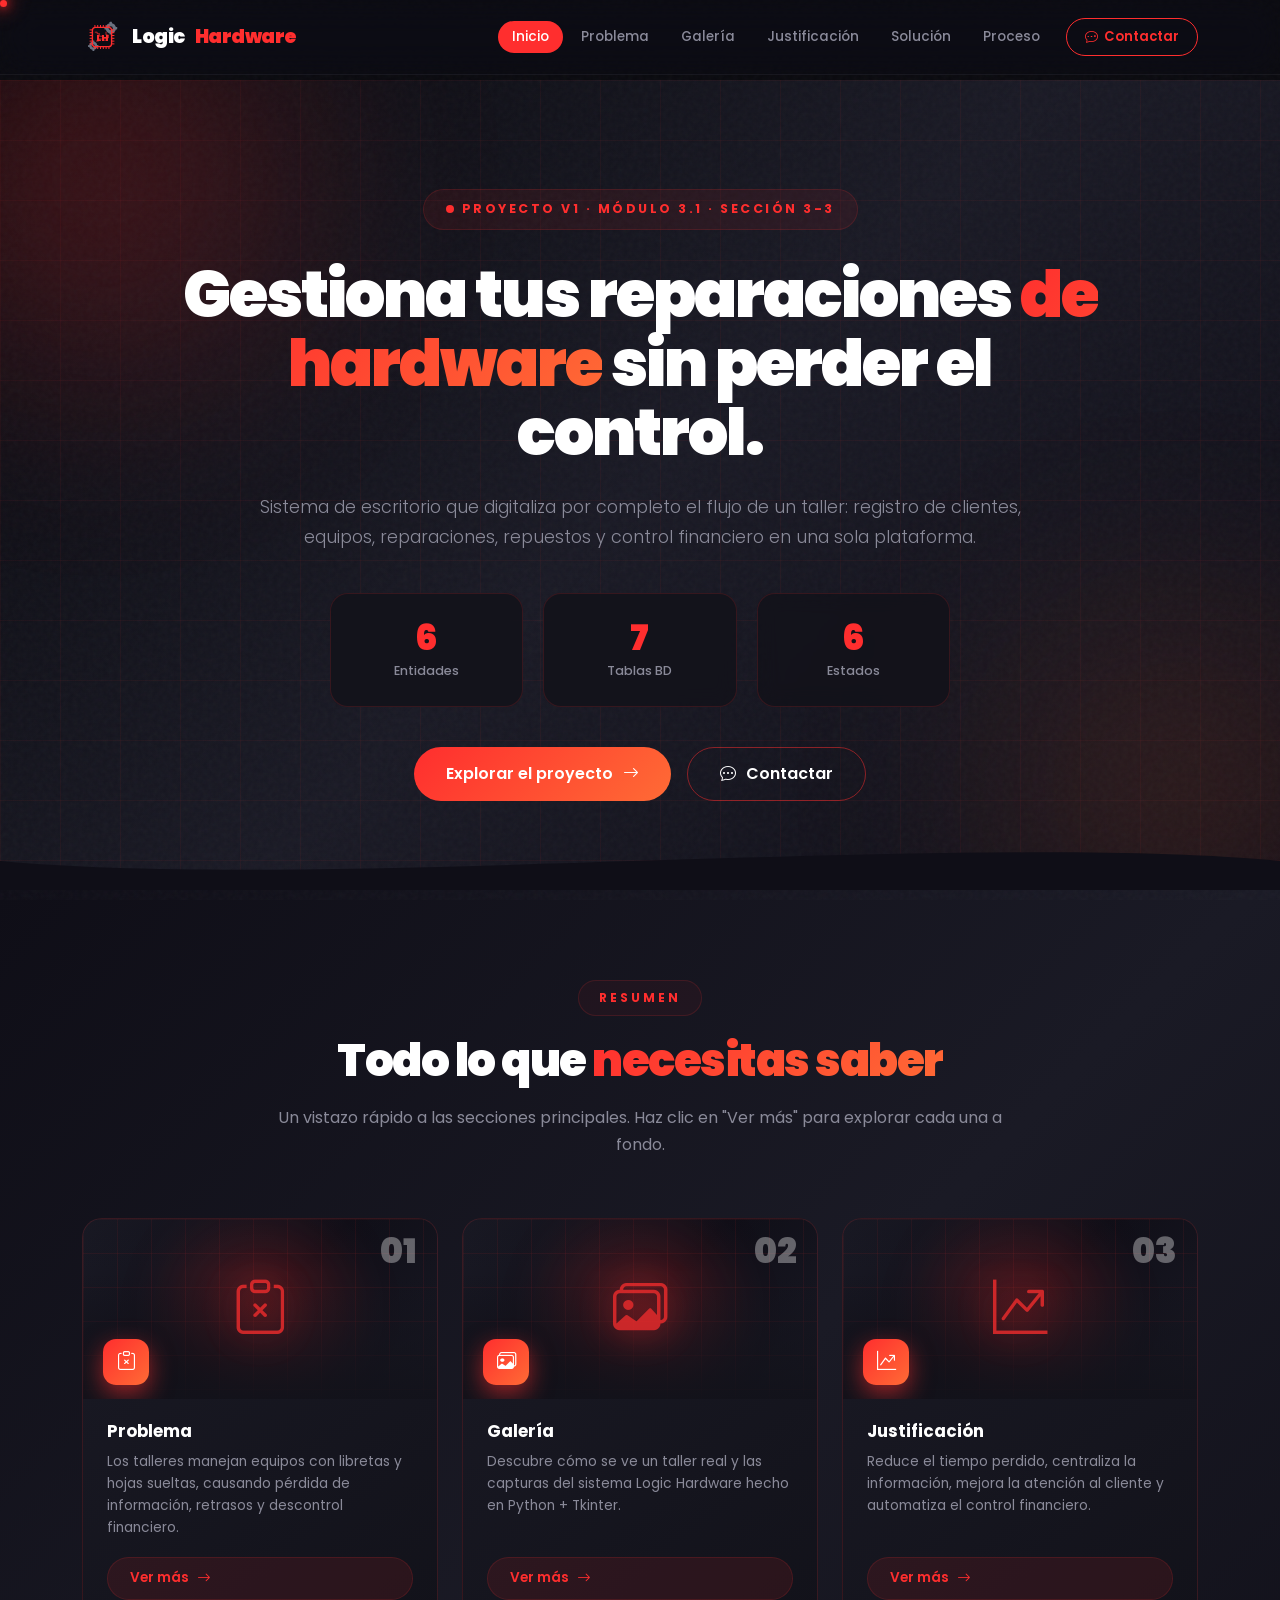
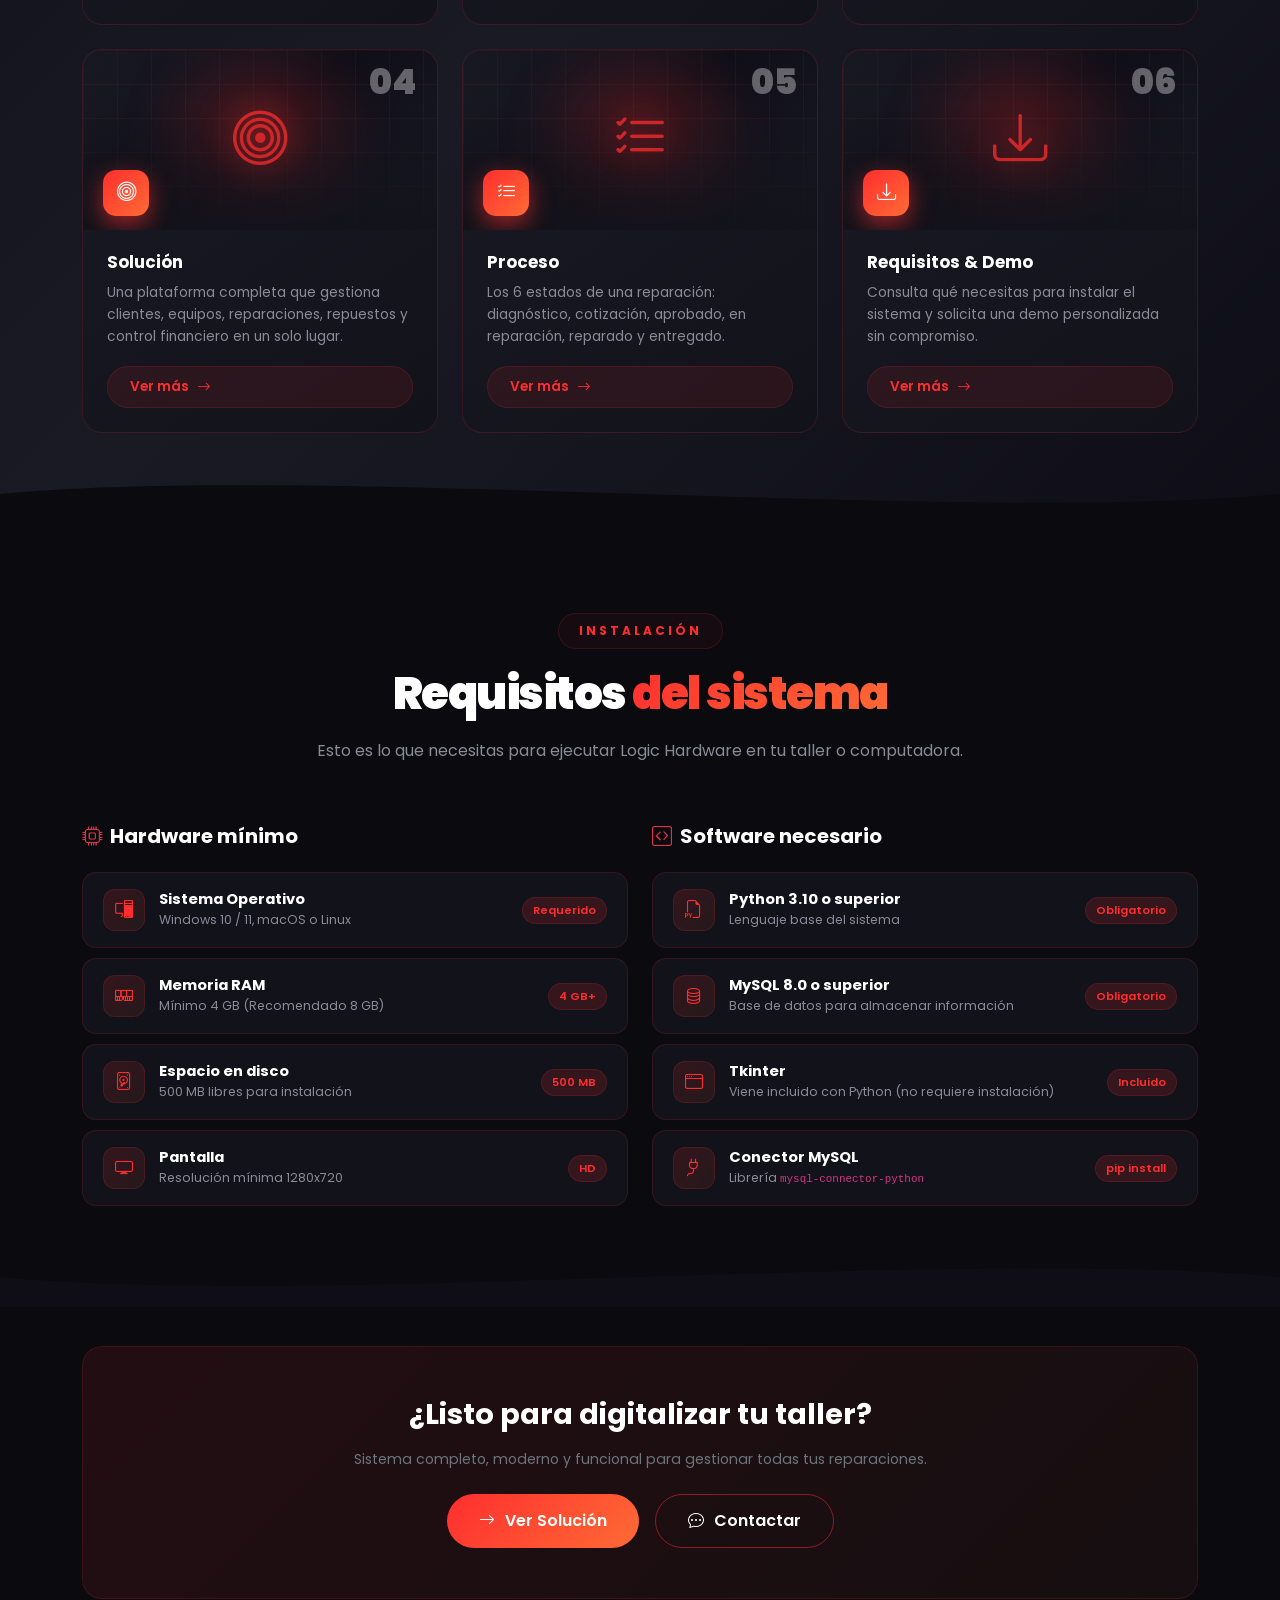
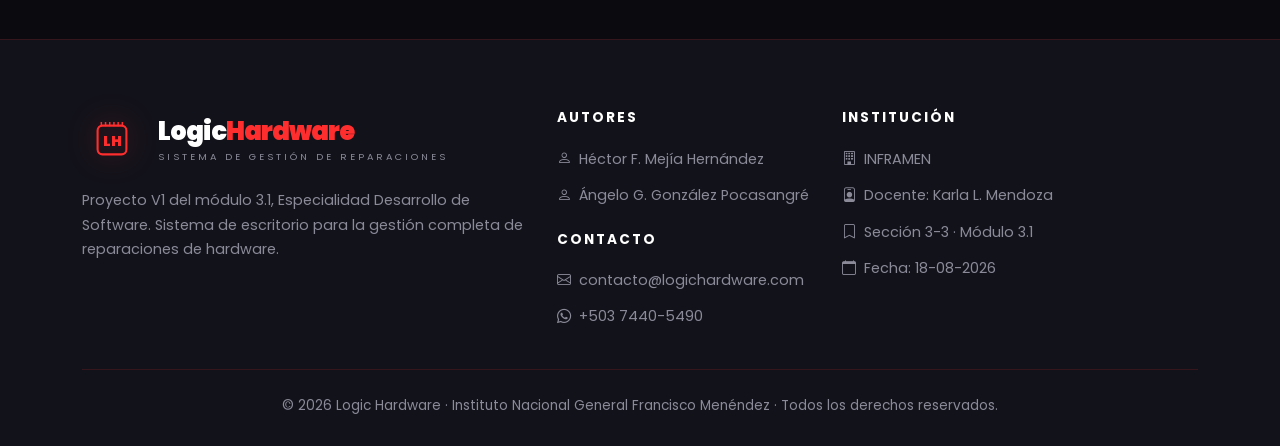
<file: index.html>
<!DOCTYPE html>
<html lang="es">
<head>
<meta charset="UTF-8">
<meta name="viewport" content="width=device-width, initial-scale=1.0">
<title>Inicio | Logic Hardware</title>
<link rel="icon" type="image/svg+xml" href="data:image/svg+xml,%3Csvg xmlns='http://www.w3.org/2000/svg' viewBox='0 0 100 100'%3E%3Crect width='100' height='100' rx='20' fill='%230a0a0f'/%3E%3Crect x='25' y='25' width='50' height='50' rx='8' fill='none' stroke='%23ff2e2e' stroke-width='3'/%3E%3Ctext x='50' y='58' text-anchor='middle' fill='%23ff2e2e' font-size='22' font-weight='900' font-family='Arial'%3ELH%3C/text%3E%3C/svg%3E">
<link href="https://cdn.jsdelivr.net/npm/bootstrap@5.3.3/dist/css/bootstrap.min.css" rel="stylesheet">
<link rel="stylesheet" href="https://cdn.jsdelivr.net/npm/bootstrap-icons@1.11.3/font/bootstrap-icons.css">
<link href="https://fonts.googleapis.com/css2?family=Poppins:wght@300;400;600;700;900&family=JetBrains+Mono:wght@400;700&display=swap" rel="stylesheet">
<link rel="stylesheet" href="style.css">
</head>
<body>

<div class="preloader">
    <svg class="preloader-logo" viewBox="0 0 100 100">
        <rect x="26" y="26" width="48" height="48" rx="8" fill="none" stroke="#ff2e2e" stroke-width="3.5"/>
        <g fill="#ff2e2e"><rect x="31" y="20" width="2.5" height="7"/><rect x="38" y="20" width="2.5" height="7"/><rect x="45" y="20" width="2.5" height="7"/><rect x="52" y="20" width="2.5" height="7"/><rect x="59" y="20" width="2.5" height="7"/><rect x="66" y="20" width="2.5" height="7"/></g>
        <text x="50" y="60" text-anchor="middle" fill="#ff2e2e" font-size="22" font-weight="900" font-family="Arial">LH</text>
    </svg>
    <div class="preloader-bar"></div>
    <div class="preloader-text">Cargando Logic Hardware</div>
</div>

<div class="cursor-glow"></div>
<div class="cursor-dot"></div>
<div class="progress-bar-lh" id="progressBar"></div>
<div class="scroll-circle"><svg viewBox="0 0 50 50"><circle class="circle-bg" cx="25" cy="25" r="22"/><circle class="circle-progress" cx="25" cy="25" r="22"/></svg><div class="circle-text">0%</div></div>
<button class="back-to-top" aria-label="Volver arriba"><i class="bi bi-arrow-up"></i></button>

<nav class="navbar navbar-expand-lg navbar-lh fixed-top" id="mainNav">
    <div class="container">
        <a class="navbar-brand" href="index.html">
            <svg class="logo-svg" viewBox="0 0 100 100">
                <g transform="translate(72,28)" fill="#6b7280"><circle cx="0" cy="0" r="13"/><rect x="-3" y="-16" width="6" height="6" rx="1"/><rect x="-3" y="10" width="6" height="6" rx="1"/><rect x="-16" y="-3" width="6" height="6" rx="1"/><rect x="10" y="-3" width="6" height="6" rx="1"/><circle cx="0" cy="0" r="5" fill="#12121a"/></g>
                <g transform="translate(28,72)" fill="#6b7280"><circle cx="0" cy="0" r="10"/><rect x="-2" y="-13" width="5" height="5" rx="1"/><rect x="-2" y="8" width="5" height="5" rx="1"/><rect x="-13" y="-2" width="5" height="5" rx="1"/><rect x="8" y="-2" width="5" height="5" rx="1"/><circle cx="0" cy="0" r="4" fill="#12121a"/></g>
                <rect x="26" y="26" width="48" height="48" rx="8" fill="none" stroke="#ff2e2e" stroke-width="3.5"/>
                <g fill="#ff2e2e"><rect x="31" y="20" width="2.5" height="7"/><rect x="38" y="20" width="2.5" height="7"/><rect x="45" y="20" width="2.5" height="7"/><rect x="52" y="20" width="2.5" height="7"/><rect x="59" y="20" width="2.5" height="7"/><rect x="66" y="20" width="2.5" height="7"/><rect x="31" y="73" width="2.5" height="7"/><rect x="38" y="73" width="2.5" height="7"/><rect x="45" y="73" width="2.5" height="7"/><rect x="52" y="73" width="2.5" height="7"/><rect x="59" y="73" width="2.5" height="7"/><rect x="66" y="73" width="2.5" height="7"/><rect x="19" y="31" width="7" height="2.5"/><rect x="19" y="38" width="7" height="2.5"/><rect x="19" y="45" width="7" height="2.5"/><rect x="19" y="52" width="7" height="2.5"/><rect x="19" y="59" width="7" height="2.5"/><rect x="19" y="66" width="7" height="2.5"/><rect x="74" y="31" width="7" height="2.5"/><rect x="74" y="38" width="7" height="2.5"/><rect x="74" y="45" width="7" height="2.5"/><rect x="74" y="52" width="7" height="2.5"/><rect x="74" y="59" width="7" height="2.5"/><rect x="74" y="66" width="7" height="2.5"/></g>
                <g stroke="#ff2e2e" stroke-width="1.8" fill="none" stroke-linecap="round"><path d="M 33 38 L 38 38 L 38 42 L 43 42"/><path d="M 43 42 L 43 48 L 50 48"/><path d="M 60 38 L 60 45 L 66 45 L 66 52"/><path d="M 36 60 L 42 60 L 42 55 L 48 55"/><path d="M 55 58 L 62 58 L 62 52"/></g>
                <text x="50" y="60" text-anchor="middle" fill="#ff2e2e" font-size="22" font-weight="900" font-family="Arial">LH</text>
            </svg>
            Logic<span>Hardware</span>
        </a>
        <button class="navbar-toggler border-0" type="button" data-bs-toggle="collapse" data-bs-target="#navMenu"><i class="bi bi-list text-white fs-3"></i></button>
        <div class="collapse navbar-collapse" id="navMenu">
            <ul class="navbar-nav ms-auto align-items-lg-center gap-1">
                <li class="nav-item"><a class="nav-link active" href="index.html">Inicio</a></li>
                <li class="nav-item"><a class="nav-link" href="problema.html">Problema</a></li>
                <li class="nav-item"><a class="nav-link" href="galeria.html">Galería</a></li>
                <li class="nav-item"><a class="nav-link" href="justificacion.html">Justificación</a></li>
                <li class="nav-item"><a class="nav-link" href="solucion.html">Solución</a></li>
                <li class="nav-item"><a class="nav-link" href="proceso.html">Proceso</a></li>
                <li class="nav-item"><a class="nav-contact-btn" href="contacto.html"><i class="bi bi-chat-dots"></i> Contactar</a></li>
            </ul>
        </div>
    </div>
</nav>

<section class="hero">
    <div class="hero-bg-glow one"></div>
    <div class="hero-bg-glow two"></div>
    <div class="container hero-content">
        <div class="row">
            <div class="col-lg-10 mx-auto text-center">
                <div class="hero-badge">Proyecto V1 · Módulo 3.1 · Sección 3-3</div>
                <h1>Gestiona tus reparaciones <span class="text-gradient">de hardware</span> sin perder el control.</h1>
                <p class="lead">Sistema de escritorio que digitaliza por completo el flujo de un taller: registro de clientes, equipos, reparaciones, repuestos y control financiero en una sola plataforma.</p>
                <div class="hero-stats">
                    <div class="hero-stat"><div class="num" data-count="6">0</div><div class="lbl">Entidades</div></div>
                    <div class="hero-stat"><div class="num" data-count="7">0</div><div class="lbl">Tablas BD</div></div>
                    <div class="hero-stat"><div class="num" data-count="6">0</div><div class="lbl">Estados</div></div>
                </div>
                <div class="d-flex flex-wrap gap-3 justify-content-center">
                    <a href="solucion.html" class="btn btn-lh-primary">Explorar el proyecto <i class="bi bi-arrow-right"></i></a>
                    <a href="contacto.html" class="btn btn-lh-outline"><i class="bi bi-chat-dots"></i> Contactar</a>
                </div>
            </div>
        </div>
    </div>
    <div class="section-divider">
        <svg viewBox="0 0 1440 60" preserveAspectRatio="none"><path fill="#0f0e17" d="M0,30 C360,60 1080,0 1440,30 L1440,60 L0,60 Z"/></svg>
    </div>
</section>

<section class="section" style="background: linear-gradient(135deg, #0f0e17, #1a1a25, #0f0e17);">
    <div class="container">
        <div class="section-header reveal">
            <span class="section-tag">Resumen</span>
            <h2 class="section-title">Todo lo que <span>necesitas saber</span></h2>
            <p class="section-subtitle">Un vistazo rápido a las secciones principales. Haz clic en "Ver más" para explorar cada una a fondo.</p>
        </div>
        <div class="row g-4">
            <div class="col-md-6 col-lg-4 reveal"><div class="summary-card"><div class="summary-img"><span class="summary-num">01</span><div class="visual-ph"><i class="bi bi-clipboard-x"></i></div><div class="summary-icon-float"><i class="bi bi-clipboard-x"></i></div></div><div class="summary-body"><h5>Problema</h5><p>Los talleres manejan equipos con libretas y hojas sueltas, causando pérdida de información, retrasos y descontrol financiero.</p><a href="problema.html" class="btn-lh-sm">Ver más <i class="bi bi-arrow-right"></i></a></div></div></div>
            <div class="col-md-6 col-lg-4 reveal"><div class="summary-card"><div class="summary-img"><span class="summary-num">02</span><div class="visual-ph"><i class="bi bi-images"></i></div><div class="summary-icon-float"><i class="bi bi-images"></i></div></div><div class="summary-body"><h5>Galería</h5><p>Descubre cómo se ve un taller real y las capturas del sistema Logic Hardware hecho en Python + Tkinter.</p><a href="galeria.html" class="btn-lh-sm">Ver más <i class="bi bi-arrow-right"></i></a></div></div></div>
            <div class="col-md-6 col-lg-4 reveal"><div class="summary-card"><div class="summary-img"><span class="summary-num">03</span><div class="visual-ph"><i class="bi bi-graph-up-arrow"></i></div><div class="summary-icon-float"><i class="bi bi-graph-up-arrow"></i></div></div><div class="summary-body"><h5>Justificación</h5><p>Reduce el tiempo perdido, centraliza la información, mejora la atención al cliente y automatiza el control financiero.</p><a href="justificacion.html" class="btn-lh-sm">Ver más <i class="bi bi-arrow-right"></i></a></div></div></div>
            <div class="col-md-6 col-lg-4 reveal"><div class="summary-card"><div class="summary-img"><span class="summary-num">04</span><div class="visual-ph"><i class="bi bi-bullseye"></i></div><div class="summary-icon-float"><i class="bi bi-bullseye"></i></div></div><div class="summary-body"><h5>Solución</h5><p>Una plataforma completa que gestiona clientes, equipos, reparaciones, repuestos y control financiero en un solo lugar.</p><a href="solucion.html" class="btn-lh-sm">Ver más <i class="bi bi-arrow-right"></i></a></div></div></div>
            <div class="col-md-6 col-lg-4 reveal"><div class="summary-card"><div class="summary-img"><span class="summary-num">05</span><div class="visual-ph"><i class="bi bi-list-check"></i></div><div class="summary-icon-float"><i class="bi bi-list-check"></i></div></div><div class="summary-body"><h5>Proceso</h5><p>Los 6 estados de una reparación: diagnóstico, cotización, aprobado, en reparación, reparado y entregado.</p><a href="proceso.html" class="btn-lh-sm">Ver más <i class="bi bi-arrow-right"></i></a></div></div></div>
            <div class="col-md-6 col-lg-4 reveal"><div class="summary-card"><div class="summary-img"><span class="summary-num">06</span><div class="visual-ph"><i class="bi bi-download"></i></div><div class="summary-icon-float"><i class="bi bi-download"></i></div></div><div class="summary-body"><h5>Requisitos & Demo</h5><p>Consulta qué necesitas para instalar el sistema y solicita una demo personalizada sin compromiso.</p><a href="#requisitos" class="btn-lh-sm">Ver más <i class="bi bi-arrow-right"></i></a></div></div></div>
        </div>
    </div>
    <div class="section-divider">
        <svg viewBox="0 0 1440 60" preserveAspectRatio="none"><path fill="#0a0a0f" d="M0,30 C360,0 1080,60 1440,30 L1440,60 L0,60 Z"/></svg>
    </div>
</section>

<section class="section" id="requisitos">
    <div class="container">
        <div class="section-header reveal">
            <span class="section-tag">Instalación</span>
            <h2 class="section-title">Requisitos <span>del sistema</span></h2>
            <p class="section-subtitle">Esto es lo que necesitas para ejecutar Logic Hardware en tu taller o computadora.</p>
        </div>
        <div class="row g-4">
            <div class="col-lg-6 reveal">
                <h5 class="text-white fw-bold mb-4"><i class="bi bi-cpu text-danger me-2"></i>Hardware mínimo</h5>
                <div class="req-item"><div class="req-icon"><i class="bi bi-pc-display"></i></div><div class="req-text"><h6>Sistema Operativo</h6><p>Windows 10 / 11, macOS o Linux</p></div><span class="req-badge">Requerido</span></div>
                <div class="req-item"><div class="req-icon"><i class="bi bi-memory"></i></div><div class="req-text"><h6>Memoria RAM</h6><p>Mínimo 4 GB (Recomendado 8 GB)</p></div><span class="req-badge">4 GB+</span></div>
                <div class="req-item"><div class="req-icon"><i class="bi bi-device-hdd"></i></div><div class="req-text"><h6>Espacio en disco</h6><p>500 MB libres para instalación</p></div><span class="req-badge">500 MB</span></div>
                <div class="req-item"><div class="req-icon"><i class="bi bi-display"></i></div><div class="req-text"><h6>Pantalla</h6><p>Resolución mínima 1280x720</p></div><span class="req-badge">HD</span></div>
            </div>
            <div class="col-lg-6 reveal">
                <h5 class="text-white fw-bold mb-4"><i class="bi bi-code-square text-danger me-2"></i>Software necesario</h5>
                <div class="req-item"><div class="req-icon"><i class="bi bi-filetype-py"></i></div><div class="req-text"><h6>Python 3.10 o superior</h6><p>Lenguaje base del sistema</p></div><span class="req-badge">Obligatorio</span></div>
                <div class="req-item"><div class="req-icon"><i class="bi bi-database"></i></div><div class="req-text"><h6>MySQL 8.0 o superior</h6><p>Base de datos para almacenar información</p></div><span class="req-badge">Obligatorio</span></div>
                <div class="req-item"><div class="req-icon"><i class="bi bi-window"></i></div><div class="req-text"><h6>Tkinter</h6><p>Viene incluido con Python (no requiere instalación)</p></div><span class="req-badge">Incluido</span></div>
                <div class="req-item"><div class="req-icon"><i class="bi bi-plug"></i></div><div class="req-text"><h6>Conector MySQL</h6><p>Librería <code>mysql-connector-python</code></p></div><span class="req-badge">pip install</span></div>
            </div>
        </div>
    </div>
    <div class="section-divider">
        <svg viewBox="0 0 1440 60" preserveAspectRatio="none"><path fill="#0f0e17" d="M0,30 C360,60 1080,0 1440,30 L1440,60 L0,60 Z"/></svg>
    </div>
</section>

<section class="section" style="padding: 40px 0;">
    <div class="container">
        <div class="lh-card text-center reveal" style="padding: 50px 30px; background: linear-gradient(135deg, rgba(255,46,46,.1), rgba(255,107,53,.05));">
            <h3 class="text-white fw-bold mb-3" style="font-size: 1.8rem;">¿Listo para digitalizar tu taller?</h3>
            <p class="text-secondary mb-4">Sistema completo, moderno y funcional para gestionar todas tus reparaciones.</p>
            <div class="d-flex justify-content-center gap-3 flex-wrap">
                <a href="solucion.html" class="btn btn-lh-primary"><i class="bi bi-arrow-right"></i> Ver Solución</a>
                <a href="contacto.html" class="btn btn-lh-outline"><i class="bi bi-chat-dots"></i> Contactar</a>
            </div>
        </div>
    </div>
</section>

<footer>
    <div class="container">
        <div class="row g-4 mb-4">
            <div class="col-lg-5">
                <div class="footer-brand">
                    <svg viewBox="0 0 100 100"><rect x="26" y="26" width="48" height="48" rx="8" fill="none" stroke="#ff2e2e" stroke-width="3.5"/><g fill="#ff2e2e"><rect x="31" y="20" width="2.5" height="7"/><rect x="38" y="20" width="2.5" height="7"/><rect x="45" y="20" width="2.5" height="7"/><rect x="52" y="20" width="2.5" height="7"/><rect x="59" y="20" width="2.5" height="7"/><rect x="66" y="20" width="2.5" height="7"/></g><text x="50" y="60" text-anchor="middle" fill="#ff2e2e" font-size="22" font-weight="900" font-family="Arial">LH</text></svg>
                    <div><h4>Logic<span>Hardware</span></h4><div class="tagline">Sistema de Gestión de Reparaciones</div></div>
                </div>
                <p>Proyecto V1 del módulo 3.1, Especialidad Desarrollo de Software. Sistema de escritorio para la gestión completa de reparaciones de hardware.</p>
            </div>
            <div class="col-lg-3 col-md-6">
                <h6>Autores</h6>
                <ul>
                    <li><i class="bi bi-person me-2"></i>Héctor F. Mejía Hernández</li>
                    <li><i class="bi bi-person me-2"></i>Ángelo G. González Pocasangré</li>
                </ul>
                <h6 class="mt-4">Contacto</h6>
                <ul>
                    <li><i class="bi bi-envelope me-2"></i><a href="mailto:contacto@logichardware.com">contacto@logichardware.com</a></li>
                    <li><i class="bi bi-whatsapp me-2"></i><a href="https://wa.me/50374405490" target="_blank">+503 7440-5490</a></li>
                </ul>
            </div>
            <div class="col-lg-4 col-md-6">
                <h6>Institución</h6>
                <ul>
                    <li><i class="bi bi-building me-2"></i>INFRAMEN</li>
                    <li><i class="bi bi-person-badge me-2"></i>Docente: Karla L. Mendoza</li>
                    <li><i class="bi bi-bookmark me-2"></i>Sección 3-3 · Módulo 3.1</li>
                    <li><i class="bi bi-calendar me-2"></i>Fecha: 18-08-2026</li>
                </ul>
            </div>
        </div>
        <div class="footer-bottom">© 2026 Logic Hardware · Instituto Nacional General Francisco Menéndez · Todos los derechos reservados.</div>
    </div>
</footer>

<script src="https://cdn.jsdelivr.net/npm/bootstrap@5.3.3/dist/js/bootstrap.bundle.min.js"></script>
<script src="script.js"></script>
</body>
</html>
</file>
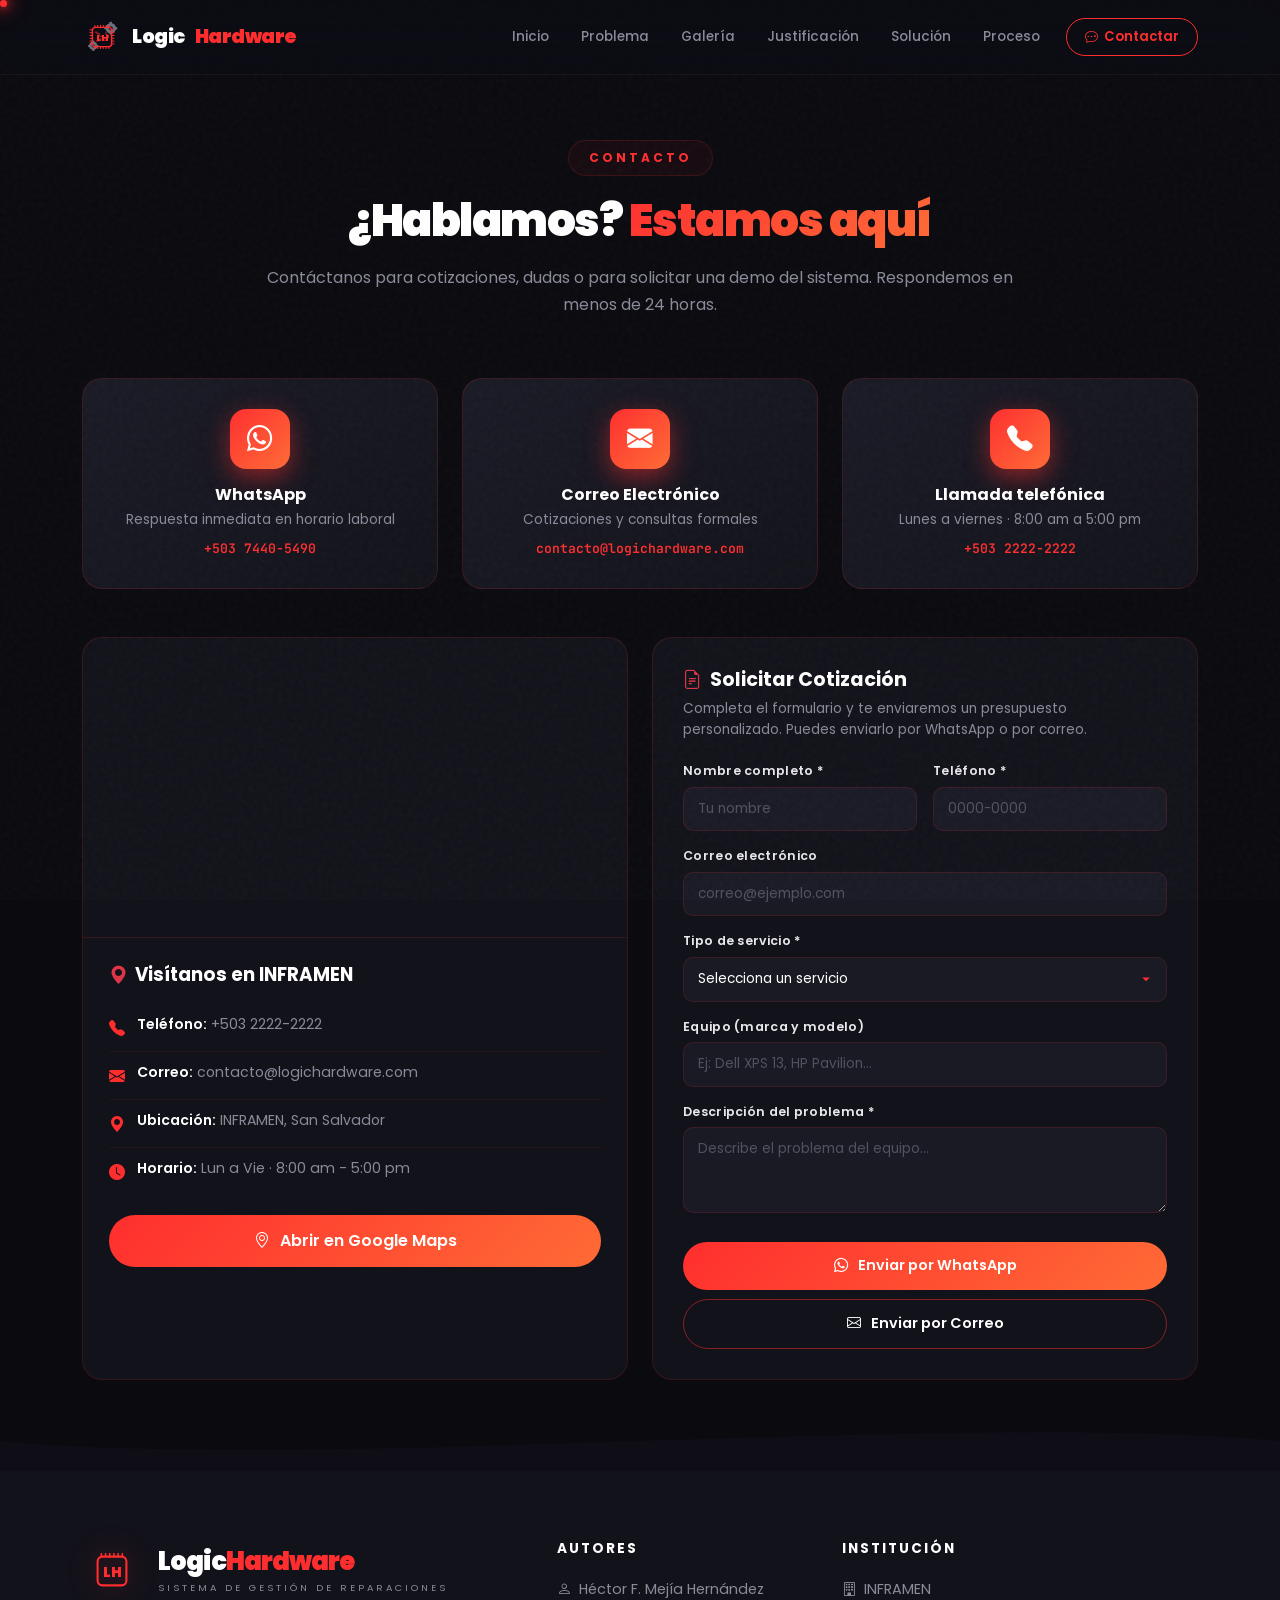
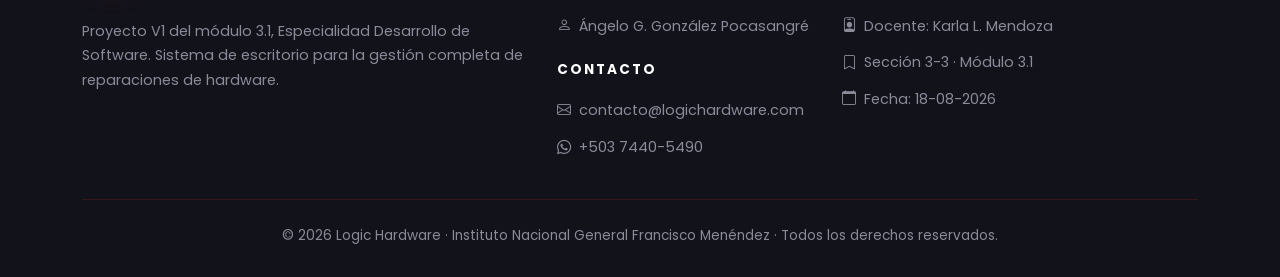
<file: contacto.html>
<!DOCTYPE html>
<html lang="es">
<head>
<meta charset="UTF-8">
<meta name="viewport" content="width=device-width, initial-scale=1.0">
<title>Contacto | Logic Hardware</title>
<link rel="icon" type="image/svg+xml" href="data:image/svg+xml,%3Csvg xmlns='http://www.w3.org/2000/svg' viewBox='0 0 100 100'%3E%3Crect width='100' height='100' rx='20' fill='%230a0a0f'/%3E%3Crect x='25' y='25' width='50' height='50' rx='8' fill='none' stroke='%23ff2e2e' stroke-width='3'/%3E%3Ctext x='50' y='58' text-anchor='middle' fill='%23ff2e2e' font-size='22' font-weight='900' font-family='Arial'%3ELH%3C/text%3E%3C/svg%3E">
<link href="https://cdn.jsdelivr.net/npm/bootstrap@5.3.3/dist/css/bootstrap.min.css" rel="stylesheet">
<link rel="stylesheet" href="https://cdn.jsdelivr.net/npm/bootstrap-icons@1.11.3/font/bootstrap-icons.css">
<link href="https://fonts.googleapis.com/css2?family=Poppins:wght@300;400;600;700;900&family=JetBrains+Mono:wght@400;700&display=swap" rel="stylesheet">
<link rel="stylesheet" href="style.css">
</head>
<body>

<div class="cursor-glow"></div><div class="cursor-dot"></div>
<div class="progress-bar-lh" id="progressBar"></div>
<div class="scroll-circle"><svg viewBox="0 0 50 50"><circle class="circle-bg" cx="25" cy="25" r="22"/><circle class="circle-progress" cx="25" cy="25" r="22"/></svg><div class="circle-text">0%</div></div>
<button class="back-to-top" aria-label="Volver arriba"><i class="bi bi-arrow-up"></i></button>

<!-- NAVBAR -->
<nav class="navbar navbar-expand-lg navbar-lh fixed-top" id="mainNav">
    <div class="container">
        <a class="navbar-brand" href="index.html">
            <svg class="logo-svg" viewBox="0 0 100 100">
                <g transform="translate(72,28)" fill="#6b7280"><circle cx="0" cy="0" r="13"/><rect x="-3" y="-16" width="6" height="6" rx="1"/><rect x="-3" y="10" width="6" height="6" rx="1"/><rect x="-16" y="-3" width="6" height="6" rx="1"/><rect x="10" y="-3" width="6" height="6" rx="1"/><circle cx="0" cy="0" r="5" fill="#12121a"/></g>
                <g transform="translate(28,72)" fill="#6b7280"><circle cx="0" cy="0" r="10"/><rect x="-2" y="-13" width="5" height="5" rx="1"/><rect x="-2" y="8" width="5" height="5" rx="1"/><rect x="-13" y="-2" width="5" height="5" rx="1"/><rect x="8" y="-2" width="5" height="5" rx="1"/><circle cx="0" cy="0" r="4" fill="#12121a"/></g>
                <rect x="26" y="26" width="48" height="48" rx="8" fill="none" stroke="#ff2e2e" stroke-width="3.5"/>
                <g fill="#ff2e2e"><rect x="31" y="20" width="2.5" height="7"/><rect x="38" y="20" width="2.5" height="7"/><rect x="45" y="20" width="2.5" height="7"/><rect x="52" y="20" width="2.5" height="7"/><rect x="59" y="20" width="2.5" height="7"/><rect x="66" y="20" width="2.5" height="7"/><rect x="31" y="73" width="2.5" height="7"/><rect x="38" y="73" width="2.5" height="7"/><rect x="45" y="73" width="2.5" height="7"/><rect x="52" y="73" width="2.5" height="7"/><rect x="59" y="73" width="2.5" height="7"/><rect x="66" y="73" width="2.5" height="7"/><rect x="19" y="31" width="7" height="2.5"/><rect x="19" y="38" width="7" height="2.5"/><rect x="19" y="45" width="7" height="2.5"/><rect x="19" y="52" width="7" height="2.5"/><rect x="19" y="59" width="7" height="2.5"/><rect x="19" y="66" width="7" height="2.5"/><rect x="74" y="31" width="7" height="2.5"/><rect x="74" y="38" width="7" height="2.5"/><rect x="74" y="45" width="7" height="2.5"/><rect x="74" y="52" width="7" height="2.5"/><rect x="74" y="59" width="7" height="2.5"/><rect x="74" y="66" width="7" height="2.5"/></g>
                <g stroke="#ff2e2e" stroke-width="1.8" fill="none" stroke-linecap="round"><path d="M 33 38 L 38 38 L 38 42 L 43 42"/><path d="M 43 42 L 43 48 L 50 48"/><path d="M 60 38 L 60 45 L 66 45 L 66 52"/><path d="M 36 60 L 42 60 L 42 55 L 48 55"/><path d="M 55 58 L 62 58 L 62 52"/></g>
                <text x="50" y="60" text-anchor="middle" fill="#ff2e2e" font-size="22" font-weight="900" font-family="Arial">LH</text>
            </svg>
            Logic<span>Hardware</span>
        </a>
        <button class="navbar-toggler border-0" type="button" data-bs-toggle="collapse" data-bs-target="#navMenu"><i class="bi bi-list text-white fs-3"></i></button>
        <div class="collapse navbar-collapse" id="navMenu">
            <ul class="navbar-nav ms-auto align-items-lg-center gap-1">
                <li class="nav-item"><a class="nav-link" href="index.html">Inicio</a></li>
                <li class="nav-item"><a class="nav-link" href="problema.html">Problema</a></li>
                <li class="nav-item"><a class="nav-link" href="galeria.html">Galería</a></li>
                <li class="nav-item"><a class="nav-link" href="justificacion.html">Justificación</a></li>
                <li class="nav-item"><a class="nav-link" href="solucion.html">Solución</a></li>
                <li class="nav-item"><a class="nav-link" href="proceso.html">Proceso</a></li>
                <li class="nav-item"><a class="nav-contact-btn active" href="contacto.html"><i class="bi bi-chat-dots"></i> Contactar</a></li>
            </ul>
        </div>
    </div>
</nav>

<!-- ================= CONTACTO ================= -->
<section class="section" id="contacto" style="padding-top: 60px;">
    <div class="container">
        <div class="section-header reveal">
            <span class="section-tag">Contacto</span>
            <h2 class="section-title">¿Hablamos? <span>Estamos aquí</span></h2>
            <p class="section-subtitle">Contáctanos para cotizaciones, dudas o para solicitar una demo del sistema. Respondemos en menos de 24 horas.</p>
        </div>

        <!-- Tarjetas de contacto -->
        <div class="row g-4 justify-content-center mb-5">
            <div class="col-md-6 col-lg-4 reveal">
                <a href="https://wa.me/50374405490?text=Hola,%20me%20interesa%20Logic%20Hardware" target="_blank" class="contact-card">
                    <div class="contact-icon"><i class="bi bi-whatsapp"></i></div>
                    <h5>WhatsApp</h5>
                    <p>Respuesta inmediata en horario laboral</p>
                    <div class="contact-value">+503 7440-5490</div>
                </a>
            </div>
            <div class="col-md-6 col-lg-4 reveal">
                <a href="mailto:contacto@logichardware.com?subject=Cotización%20Logic%20Hardware" class="contact-card">
                    <div class="contact-icon"><i class="bi bi-envelope-fill"></i></div>
                    <h5>Correo Electrónico</h5>
                    <p>Cotizaciones y consultas formales</p>
                    <div class="contact-value">contacto@logichardware.com</div>
                </a>
            </div>
            <div class="col-md-6 col-lg-4 reveal">
                <a href="tel:+50322222222" class="contact-card">
                    <div class="contact-icon"><i class="bi bi-telephone-fill"></i></div>
                    <h5>Llamada telefónica</h5>
                    <p>Lunes a viernes · 8:00 am a 5:00 pm</p>
                    <div class="contact-value">+503 2222-2222</div>
                </a>
            </div>
        </div>

        <!-- Mapa + Formulario -->
        <div class="row g-4">
            <!-- Mapa -->
            <div class="col-lg-6 reveal">
                <div class="map-card">
                    <div class="map-wrapper">
                        <iframe
                            src="https://maps.google.com/maps?q=INFRAMEN%20San%20Salvador&t=&z=16&ie=UTF8&iwloc=&output=embed"
                            loading="lazy"
                            referrerpolicy="no-referrer-when-downgrade"
                            title="Ubicación INFRAMEN">
                        </iframe>
                    </div>
                    <div class="map-info">
                        <h5><i class="bi bi-geo-alt-fill text-danger me-2"></i>Visítanos en INFRAMEN</h5>
                        <ul class="contact-info-list">
                            <li><i class="bi bi-telephone-fill"></i><span><strong>Teléfono:</strong> +503 2222-2222</span></li>
                            <li><i class="bi bi-envelope-fill"></i><span><strong>Correo:</strong> contacto@logichardware.com</span></li>
                            <li><i class="bi bi-geo-alt-fill"></i><span><strong>Ubicación:</strong> INFRAMEN, San Salvador</span></li>
                            <li><i class="bi bi-clock-fill"></i><span><strong>Horario:</strong> Lun a Vie · 8:00 am - 5:00 pm</span></li>
                        </ul>
                        <a href="https://maps.google.com/?q=INFRAMEN+San+Salvador" target="_blank" class="btn btn-lh-primary w-100 justify-content-center">
                            <i class="bi bi-geo-alt"></i> Abrir en Google Maps
                        </a>
                    </div>
                </div>
            </div>

            <!-- Formulario de cotización -->
            <div class="col-lg-6 reveal">
                <div class="quote-card">
                    <h5><i class="bi bi-file-earmark-text text-danger me-2"></i>Solicitar Cotización</h5>
                    <p class="quote-sub">Completa el formulario y te enviaremos un presupuesto personalizado. Puedes enviarlo por WhatsApp o por correo.</p>
                    <form id="quoteForm" class="quote-form" novalidate>
                        <div class="row g-3">
                            <div class="col-md-6">
                                <label for="qNombre">Nombre completo *</label>
                                <input type="text" id="qNombre" name="nombre" required placeholder="Tu nombre">
                            </div>
                            <div class="col-md-6">
                                <label for="qTel">Teléfono *</label>
                                <input type="tel" id="qTel" name="telefono" required placeholder="0000-0000">
                            </div>
                            <div class="col-12">
                                <label for="qCorreo">Correo electrónico</label>
                                <input type="email" id="qCorreo" name="correo" placeholder="correo@ejemplo.com">
                            </div>
                            <div class="col-12">
                                <label for="qServicio">Tipo de servicio *</label>
                                <select id="qServicio" name="servicio" required>
                                    <option value="">Selecciona un servicio</option>
                                    <option>Diagnóstico de equipo</option>
                                    <option>Reparación de laptop</option>
                                    <option>Reparación de PC de escritorio</option>
                                    <option>Mantenimiento preventivo</option>
                                    <option>Cambio de pieza / repuesto</option>
                                    <option>Recuperación de datos</option>
                                    <option>Instalación de software</option>
                                    <option>Otro</option>
                                </select>
                            </div>
                            <div class="col-12">
                                <label for="qEquipo">Equipo (marca y modelo)</label>
                                <input type="text" id="qEquipo" name="equipo" placeholder="Ej: Dell XPS 13, HP Pavilion...">
                            </div>
                            <div class="col-12">
                                <label for="qDesc">Descripción del problema *</label>
                                <textarea id="qDesc" name="descripcion" rows="3" required placeholder="Describe el problema del equipo..."></textarea>
                            </div>
                        </div>
                        <div class="quote-actions">
                            <button type="submit" class="btn btn-lh-primary justify-content-center">
                                <i class="bi bi-whatsapp"></i> Enviar por WhatsApp
                            </button>
                            <button type="button" class="btn btn-lh-outline justify-content-center" id="sendEmailBtn">
                                <i class="bi bi-envelope"></i> Enviar por Correo
                            </button>
                        </div>
                        <div class="form-success" id="formSuccess">
                            <i class="bi bi-check-circle-fill me-1"></i> ¡Abriendo tu aplicación para enviar la solicitud!
                        </div>
                    </form>
                </div>
            </div>
        </div>
    </div>
    <div class="section-divider">
        <svg viewBox="0 0 1440 60" preserveAspectRatio="none"><path fill="#0f0e17" d="M0,30 C360,60 1080,0 1440,30 L1440,60 L0,60 Z"/></svg>
    </div>
</section>

<!-- FOOTER -->
<footer>
    <div class="container">
        <div class="row g-4 mb-4">
            <div class="col-lg-5">
                <div class="footer-brand">
                    <svg viewBox="0 0 100 100"><rect x="26" y="26" width="48" height="48" rx="8" fill="none" stroke="#ff2e2e" stroke-width="3.5"/><g fill="#ff2e2e"><rect x="31" y="20" width="2.5" height="7"/><rect x="38" y="20" width="2.5" height="7"/><rect x="45" y="20" width="2.5" height="7"/><rect x="52" y="20" width="2.5" height="7"/><rect x="59" y="20" width="2.5" height="7"/><rect x="66" y="20" width="2.5" height="7"/></g><text x="50" y="60" text-anchor="middle" fill="#ff2e2e" font-size="22" font-weight="900" font-family="Arial">LH</text></svg>
                    <div><h4>Logic<span>Hardware</span></h4><div class="tagline">Sistema de Gestión de Reparaciones</div></div>
                </div>
                <p>Proyecto V1 del módulo 3.1, Especialidad Desarrollo de Software. Sistema de escritorio para la gestión completa de reparaciones de hardware.</p>
            </div>
            <div class="col-lg-3 col-md-6">
                <h6>Autores</h6>
                <ul>
                    <li><i class="bi bi-person me-2"></i>Héctor F. Mejía Hernández</li>
                    <li><i class="bi bi-person me-2"></i>Ángelo G. González Pocasangré</li>
                </ul>
                <h6 class="mt-4">Contacto</h6>
                <ul>
                    <li><i class="bi bi-envelope me-2"></i><a href="mailto:contacto@logichardware.com">contacto@logichardware.com</a></li>
                    <li><i class="bi bi-whatsapp me-2"></i><a href="https://wa.me/50374405490" target="_blank">+503 7440-5490</a></li>
                </ul>
            </div>
            <div class="col-lg-4 col-md-6">
                <h6>Institución</h6>
                <ul>
                    <li><i class="bi bi-building me-2"></i>INFRAMEN</li>
                    <li><i class="bi bi-person-badge me-2"></i>Docente: Karla L. Mendoza</li>
                    <li><i class="bi bi-bookmark me-2"></i>Sección 3-3 · Módulo 3.1</li>
                    <li><i class="bi bi-calendar me-2"></i>Fecha: 18-08-2026</li>
                </ul>
            </div>
        </div>
        <div class="footer-bottom">© 2026 Logic Hardware · Instituto Nacional General Francisco Menéndez · Todos los derechos reservados.</div>
    </div>
</footer>

<script src="https://cdn.jsdelivr.net/npm/bootstrap@5.3.3/dist/js/bootstrap.bundle.min.js"></script>
<script src="script.js"></script>
</body>
</html>
</file>
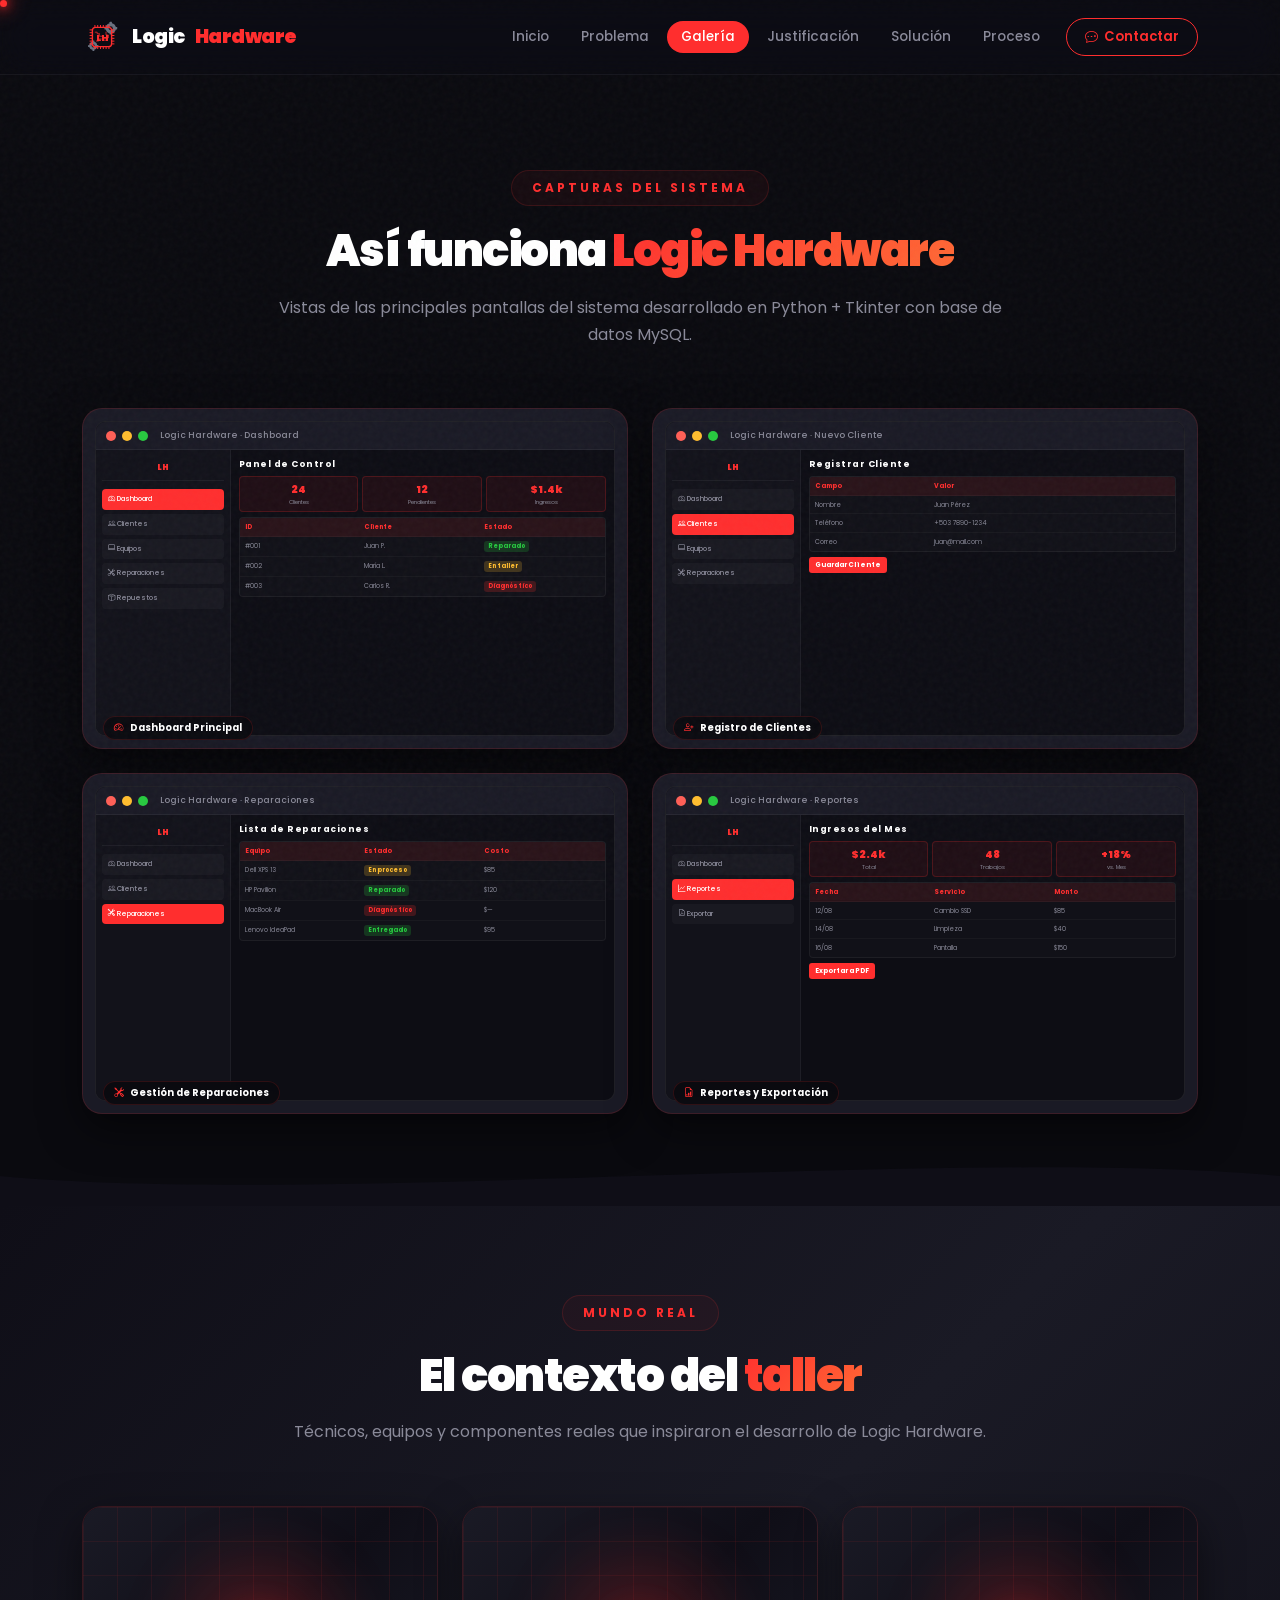
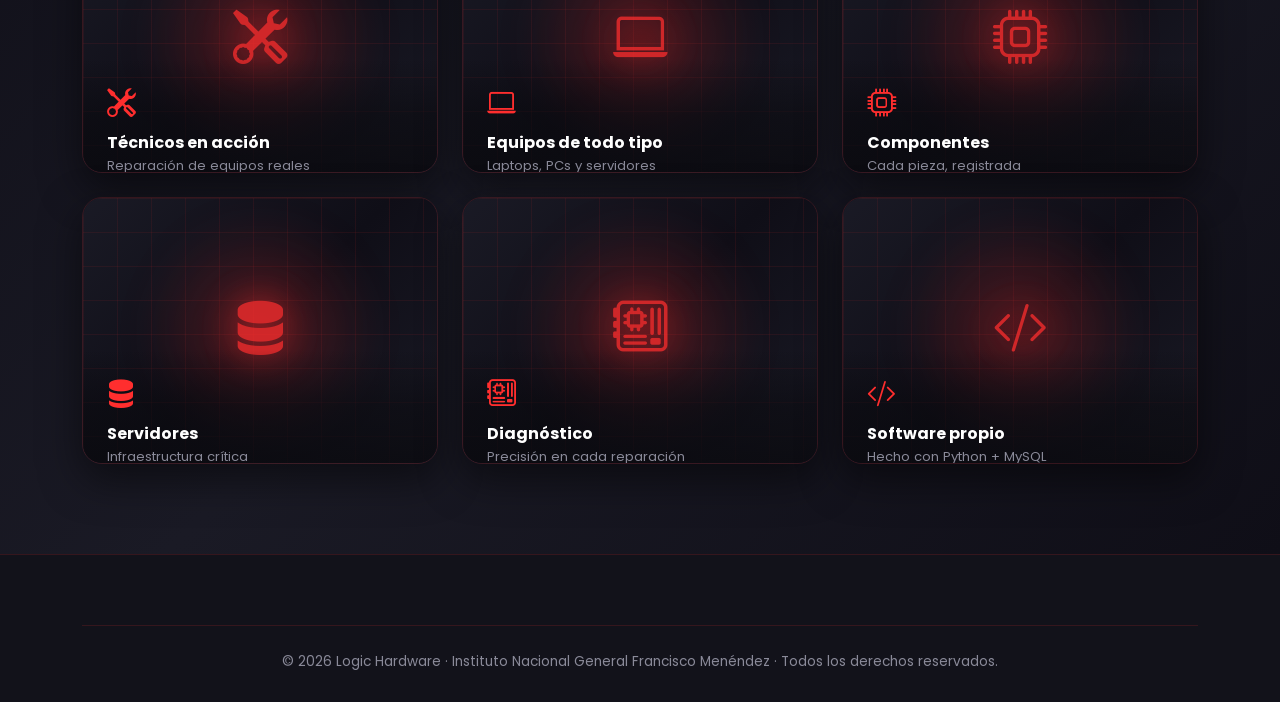
<file: galeria.html>
<!DOCTYPE html>
<html lang="es">
<head>
<meta charset="UTF-8">
<meta name="viewport" content="width=device-width, initial-scale=1.0">
<title>Galería | Logic Hardware</title>
<link rel="icon" type="image/svg+xml" href="data:image/svg+xml,%3Csvg xmlns='http://www.w3.org/2000/svg' viewBox='0 0 100 100'%3E%3Crect width='100' height='100' rx='20' fill='%230a0a0f'/%3E%3Crect x='25' y='25' width='50' height='50' rx='8' fill='none' stroke='%23ff2e2e' stroke-width='3'/%3E%3Ctext x='50' y='58' text-anchor='middle' fill='%23ff2e2e' font-size='22' font-weight='900' font-family='Arial'%3ELH%3C/text%3E%3C/svg%3E">
<link href="https://cdn.jsdelivr.net/npm/bootstrap@5.3.3/dist/css/bootstrap.min.css" rel="stylesheet">
<link rel="stylesheet" href="https://cdn.jsdelivr.net/npm/bootstrap-icons@1.11.3/font/bootstrap-icons.css">
<link href="https://fonts.googleapis.com/css2?family=Poppins:wght@300;400;600;700;900&family=JetBrains+Mono:wght@400;700&display=swap" rel="stylesheet">
<link rel="stylesheet" href="style.css">
</head>
<body>

<div class="cursor-glow"></div><div class="cursor-dot"></div>
<div class="progress-bar-lh" id="progressBar"></div>
<div class="scroll-circle"><svg viewBox="0 0 50 50"><circle class="circle-bg" cx="25" cy="25" r="22"/><circle class="circle-progress" cx="25" cy="25" r="22"/></svg><div class="circle-text">0%</div></div>
<button class="back-to-top" aria-label="Volver arriba"><i class="bi bi-arrow-up"></i></button>

<nav class="navbar navbar-expand-lg navbar-lh fixed-top" id="mainNav">
    <div class="container">
        <a class="navbar-brand" href="index.html">
            <svg class="logo-svg" viewBox="0 0 100 100">
                <g transform="translate(72,28)" fill="#6b7280"><circle cx="0" cy="0" r="13"/><rect x="-3" y="-16" width="6" height="6" rx="1"/><rect x="-3" y="10" width="6" height="6" rx="1"/><rect x="-16" y="-3" width="6" height="6" rx="1"/><rect x="10" y="-3" width="6" height="6" rx="1"/><circle cx="0" cy="0" r="5" fill="#12121a"/></g>
                <g transform="translate(28,72)" fill="#6b7280"><circle cx="0" cy="0" r="10"/><rect x="-2" y="-13" width="5" height="5" rx="1"/><rect x="-2" y="8" width="5" height="5" rx="1"/><rect x="-13" y="-2" width="5" height="5" rx="1"/><rect x="8" y="-2" width="5" height="5" rx="1"/><circle cx="0" cy="0" r="4" fill="#12121a"/></g>
                <rect x="26" y="26" width="48" height="48" rx="8" fill="none" stroke="#ff2e2e" stroke-width="3.5"/>
                <g fill="#ff2e2e"><rect x="31" y="20" width="2.5" height="7"/><rect x="38" y="20" width="2.5" height="7"/><rect x="45" y="20" width="2.5" height="7"/><rect x="52" y="20" width="2.5" height="7"/><rect x="59" y="20" width="2.5" height="7"/><rect x="66" y="20" width="2.5" height="7"/><rect x="31" y="73" width="2.5" height="7"/><rect x="38" y="73" width="2.5" height="7"/><rect x="45" y="73" width="2.5" height="7"/><rect x="52" y="73" width="2.5" height="7"/><rect x="59" y="73" width="2.5" height="7"/><rect x="66" y="73" width="2.5" height="7"/><rect x="19" y="31" width="7" height="2.5"/><rect x="19" y="38" width="7" height="2.5"/><rect x="19" y="45" width="7" height="2.5"/><rect x="19" y="52" width="7" height="2.5"/><rect x="19" y="59" width="7" height="2.5"/><rect x="19" y="66" width="7" height="2.5"/><rect x="74" y="31" width="7" height="2.5"/><rect x="74" y="38" width="7" height="2.5"/><rect x="74" y="45" width="7" height="2.5"/><rect x="74" y="52" width="7" height="2.5"/><rect x="74" y="59" width="7" height="2.5"/><rect x="74" y="66" width="7" height="2.5"/></g>
                <g stroke="#ff2e2e" stroke-width="1.8" fill="none" stroke-linecap="round"><path d="M 33 38 L 38 38 L 38 42 L 43 42"/><path d="M 43 42 L 43 48 L 50 48"/><path d="M 60 38 L 60 45 L 66 45 L 66 52"/><path d="M 36 60 L 42 60 L 42 55 L 48 55"/><path d="M 55 58 L 62 58 L 62 52"/></g>
                <text x="50" y="60" text-anchor="middle" fill="#ff2e2e" font-size="22" font-weight="900" font-family="Arial">LH</text>
            </svg>
            Logic<span>Hardware</span>
        </a>
        <button class="navbar-toggler border-0" type="button" data-bs-toggle="collapse" data-bs-target="#navMenu"><i class="bi bi-list text-white fs-3"></i></button>
        <div class="collapse navbar-collapse" id="navMenu">
            <ul class="navbar-nav ms-auto align-items-lg-center gap-1">
                <li class="nav-item"><a class="nav-link" href="index.html">Inicio</a></li>
                <li class="nav-item"><a class="nav-link" href="problema.html">Problema</a></li>
                <li class="nav-item"><a class="nav-link active" href="galeria.html">Galería</a></li>
                <li class="nav-item"><a class="nav-link" href="justificacion.html">Justificación</a></li>
                <li class="nav-item"><a class="nav-link" href="solucion.html">Solución</a></li>
                <li class="nav-item"><a class="nav-link" href="proceso.html">Proceso</a></li>
                <li class="nav-item"><a class="nav-contact-btn" href="contacto.html"><i class="bi bi-chat-dots"></i> Contactar</a></li>
            </ul>
        </div>
    </div>
</nav>

<section class="section">
    <div class="container">
        <div class="section-header reveal">
            <span class="section-tag">Capturas del Sistema</span>
            <h2 class="section-title">Así funciona <span>Logic Hardware</span></h2>
            <p class="section-subtitle">Vistas de las principales pantallas del sistema desarrollado en Python + Tkinter con base de datos MySQL.</p>
        </div>
        <div class="row g-4">
            <div class="col-md-6 reveal">
                <div class="mockup-card">
                    <div class="mockup-window">
                        <div class="mockup-titlebar">
                            <div class="dot red"></div><div class="dot yellow"></div><div class="dot green"></div>
                            <span class="ttl">Logic Hardware · Dashboard</span>
                        </div>
                        <div class="mockup-body">
                            <div class="mockup-sidebar">
                                <div class="sb-logo">LH</div>
                                <div class="sb-item active"><i class="bi bi-speedometer2"></i> Dashboard</div>
                                <div class="sb-item"><i class="bi bi-people"></i> Clientes</div>
                                <div class="sb-item"><i class="bi bi-laptop"></i> Equipos</div>
                                <div class="sb-item"><i class="bi bi-tools"></i> Reparaciones</div>
                                <div class="sb-item"><i class="bi bi-box-seam"></i> Repuestos</div>
                            </div>
                            <div class="mockup-main">
                                <div class="mockup-h">Panel de Control</div>
                                <div class="mockup-stat-grid">
                                    <div class="mockup-stat-box"><div class="n">24</div><div class="l">Clientes</div></div>
                                    <div class="mockup-stat-box"><div class="n">12</div><div class="l">Pendientes</div></div>
                                    <div class="mockup-stat-box"><div class="n">$1.4k</div><div class="l">Ingresos</div></div>
                                </div>
                                <div class="mockup-table">
                                    <div class="mockup-row head"><span>ID</span><span>Cliente</span><span>Estado</span></div>
                                    <div class="mockup-row"><span>#001</span><span>Juan P.</span><span><span class="mockup-badge">Reparado</span></span></div>
                                    <div class="mockup-row"><span>#002</span><span>María L.</span><span><span class="mockup-badge orange">En taller</span></span></div>
                                    <div class="mockup-row"><span>#003</span><span>Carlos R.</span><span><span class="mockup-badge red">Diagnóstico</span></span></div>
                                </div>
                            </div>
                        </div>
                    </div>
                    <div class="mockup-label"><i class="bi bi-speedometer2"></i> Dashboard Principal</div>
                </div>
            </div>
            <div class="col-md-6 reveal">
                <div class="mockup-card">
                    <div class="mockup-window">
                        <div class="mockup-titlebar">
                            <div class="dot red"></div><div class="dot yellow"></div><div class="dot green"></div>
                            <span class="ttl">Logic Hardware · Nuevo Cliente</span>
                        </div>
                        <div class="mockup-body">
                            <div class="mockup-sidebar">
                                <div class="sb-logo">LH</div>
                                <div class="sb-item"><i class="bi bi-speedometer2"></i> Dashboard</div>
                                <div class="sb-item active"><i class="bi bi-people"></i> Clientes</div>
                                <div class="sb-item"><i class="bi bi-laptop"></i> Equipos</div>
                                <div class="sb-item"><i class="bi bi-tools"></i> Reparaciones</div>
                            </div>
                            <div class="mockup-main">
                                <div class="mockup-h">Registrar Cliente</div>
                                <div class="mockup-table">
                                    <div class="mockup-row head"><span>Campo</span><span>Valor</span><span></span></div>
                                    <div class="mockup-row"><span>Nombre</span><span>Juan Pérez</span><span></span></div>
                                    <div class="mockup-row"><span>Teléfono</span><span>+503 7890-1234</span><span></span></div>
                                    <div class="mockup-row"><span>Correo</span><span>juan@mail.com</span><span></span></div>
                                </div>
                                <div class="mockup-btn">Guardar Cliente</div>
                            </div>
                        </div>
                    </div>
                    <div class="mockup-label"><i class="bi bi-person-plus"></i> Registro de Clientes</div>
                </div>
            </div>
            <div class="col-md-6 reveal">
                <div class="mockup-card">
                    <div class="mockup-window">
                        <div class="mockup-titlebar">
                            <div class="dot red"></div><div class="dot yellow"></div><div class="dot green"></div>
                            <span class="ttl">Logic Hardware · Reparaciones</span>
                        </div>
                        <div class="mockup-body">
                            <div class="mockup-sidebar">
                                <div class="sb-logo">LH</div>
                                <div class="sb-item"><i class="bi bi-speedometer2"></i> Dashboard</div>
                                <div class="sb-item"><i class="bi bi-people"></i> Clientes</div>
                                <div class="sb-item active"><i class="bi bi-tools"></i> Reparaciones</div>
                            </div>
                            <div class="mockup-main">
                                <div class="mockup-h">Lista de Reparaciones</div>
                                <div class="mockup-table">
                                    <div class="mockup-row head"><span>Equipo</span><span>Estado</span><span>Costo</span></div>
                                    <div class="mockup-row"><span>Dell XPS 13</span><span><span class="mockup-badge orange">En proceso</span></span><span>$85</span></div>
                                    <div class="mockup-row"><span>HP Pavilion</span><span><span class="mockup-badge">Reparado</span></span><span>$120</span></div>
                                    <div class="mockup-row"><span>MacBook Air</span><span><span class="mockup-badge red">Diagnóstico</span></span><span>$—</span></div>
                                    <div class="mockup-row"><span>Lenovo IdeaPad</span><span><span class="mockup-badge">Entregado</span></span><span>$95</span></div>
                                </div>
                            </div>
                        </div>
                    </div>
                    <div class="mockup-label"><i class="bi bi-tools"></i> Gestión de Reparaciones</div>
                </div>
            </div>
            <div class="col-md-6 reveal">
                <div class="mockup-card">
                    <div class="mockup-window">
                        <div class="mockup-titlebar">
                            <div class="dot red"></div><div class="dot yellow"></div><div class="dot green"></div>
                            <span class="ttl">Logic Hardware · Reportes</span>
                        </div>
                        <div class="mockup-body">
                            <div class="mockup-sidebar">
                                <div class="sb-logo">LH</div>
                                <div class="sb-item"><i class="bi bi-speedometer2"></i> Dashboard</div>
                                <div class="sb-item active"><i class="bi bi-graph-up"></i> Reportes</div>
                                <div class="sb-item"><i class="bi bi-file-earmark-pdf"></i> Exportar</div>
                            </div>
                            <div class="mockup-main">
                                <div class="mockup-h">Ingresos del Mes</div>
                                <div class="mockup-stat-grid">
                                    <div class="mockup-stat-box"><div class="n">$2.4k</div><div class="l">Total</div></div>
                                    <div class="mockup-stat-box"><div class="n">48</div><div class="l">Trabajos</div></div>
                                    <div class="mockup-stat-box"><div class="n">+18%</div><div class="l">vs. Mes</div></div>
                                </div>
                                <div class="mockup-table">
                                    <div class="mockup-row head"><span>Fecha</span><span>Servicio</span><span>Monto</span></div>
                                    <div class="mockup-row"><span>12/08</span><span>Cambio SSD</span><span>$85</span></div>
                                    <div class="mockup-row"><span>14/08</span><span>Limpieza</span><span>$40</span></div>
                                    <div class="mockup-row"><span>16/08</span><span>Pantalla</span><span>$150</span></div>
                                </div>
                                <div class="mockup-btn">Exportar a PDF</div>
                            </div>
                        </div>
                    </div>
                    <div class="mockup-label"><i class="bi bi-file-earmark-bar-graph"></i> Reportes y Exportación</div>
                </div>
            </div>
        </div>
    </div>
    <div class="section-divider">
        <svg viewBox="0 0 1440 60" preserveAspectRatio="none"><path fill="#0f0e17" d="M0,30 C360,60 1080,0 1440,30 L1440,60 L0,60 Z"/></svg>
    </div>
</section>

<section class="section" style="background: linear-gradient(135deg, #0f0e17, #1a1a25, #0f0e17);">
    <div class="container">
        <div class="section-header reveal">
            <span class="section-tag">Mundo Real</span>
            <h2 class="section-title">El contexto del <span>taller</span></h2>
            <p class="section-subtitle">Técnicos, equipos y componentes reales que inspiraron el desarrollo de Logic Hardware.</p>
        </div>
        <div class="row g-4">
            <div class="col-md-6 col-lg-4 reveal"><div class="gallery-item"><div class="visual-ph"><i class="bi bi-tools"></i></div><div class="gallery-overlay"><i class="bi bi-tools"></i><h6>Técnicos en acción</h6><p>Reparación de equipos reales</p></div></div></div>
            <div class="col-md-6 col-lg-4 reveal"><div class="gallery-item"><div class="visual-ph"><i class="bi bi-laptop"></i></div><div class="gallery-overlay"><i class="bi bi-laptop"></i><h6>Equipos de todo tipo</h6><p>Laptops, PCs y servidores</p></div></div></div>
            <div class="col-md-6 col-lg-4 reveal"><div class="gallery-item"><div class="visual-ph"><i class="bi bi-cpu"></i></div><div class="gallery-overlay"><i class="bi bi-cpu"></i><h6>Componentes</h6><p>Cada pieza, registrada</p></div></div></div>
            <div class="col-md-6 col-lg-4 reveal"><div class="gallery-item"><div class="visual-ph"><i class="bi bi-server"></i></div><div class="gallery-overlay"><i class="bi bi-server"></i><h6>Servidores</h6><p>Infraestructura crítica</p></div></div></div>
            <div class="col-md-6 col-lg-4 reveal"><div class="gallery-item"><div class="visual-ph"><i class="bi bi-motherboard"></i></div><div class="gallery-overlay"><i class="bi bi-motherboard"></i><h6>Diagnóstico</h6><p>Precisión en cada reparación</p></div></div></div>
            <div class="col-md-6 col-lg-4 reveal"><div class="gallery-item"><div class="visual-ph"><i class="bi bi-code-slash"></i></div><div class="gallery-overlay"><i class="bi bi-code-slash"></i><h6>Software propio</h6><p>Hecho con Python + MySQL</p></div></div></div>
        </div>
    </div>
</section>

<footer>
    <div class="container">
        <div class="footer-bottom">© 2026 Logic Hardware · Instituto Nacional General Francisco Menéndez · Todos los derechos reservados.</div>
    </div>
</footer>

<script src="https://cdn.jsdelivr.net/npm/bootstrap@5.3.3/dist/js/bootstrap.bundle.min.js"></script>
<script src="script.js"></script>
</body>
</html>
</file>
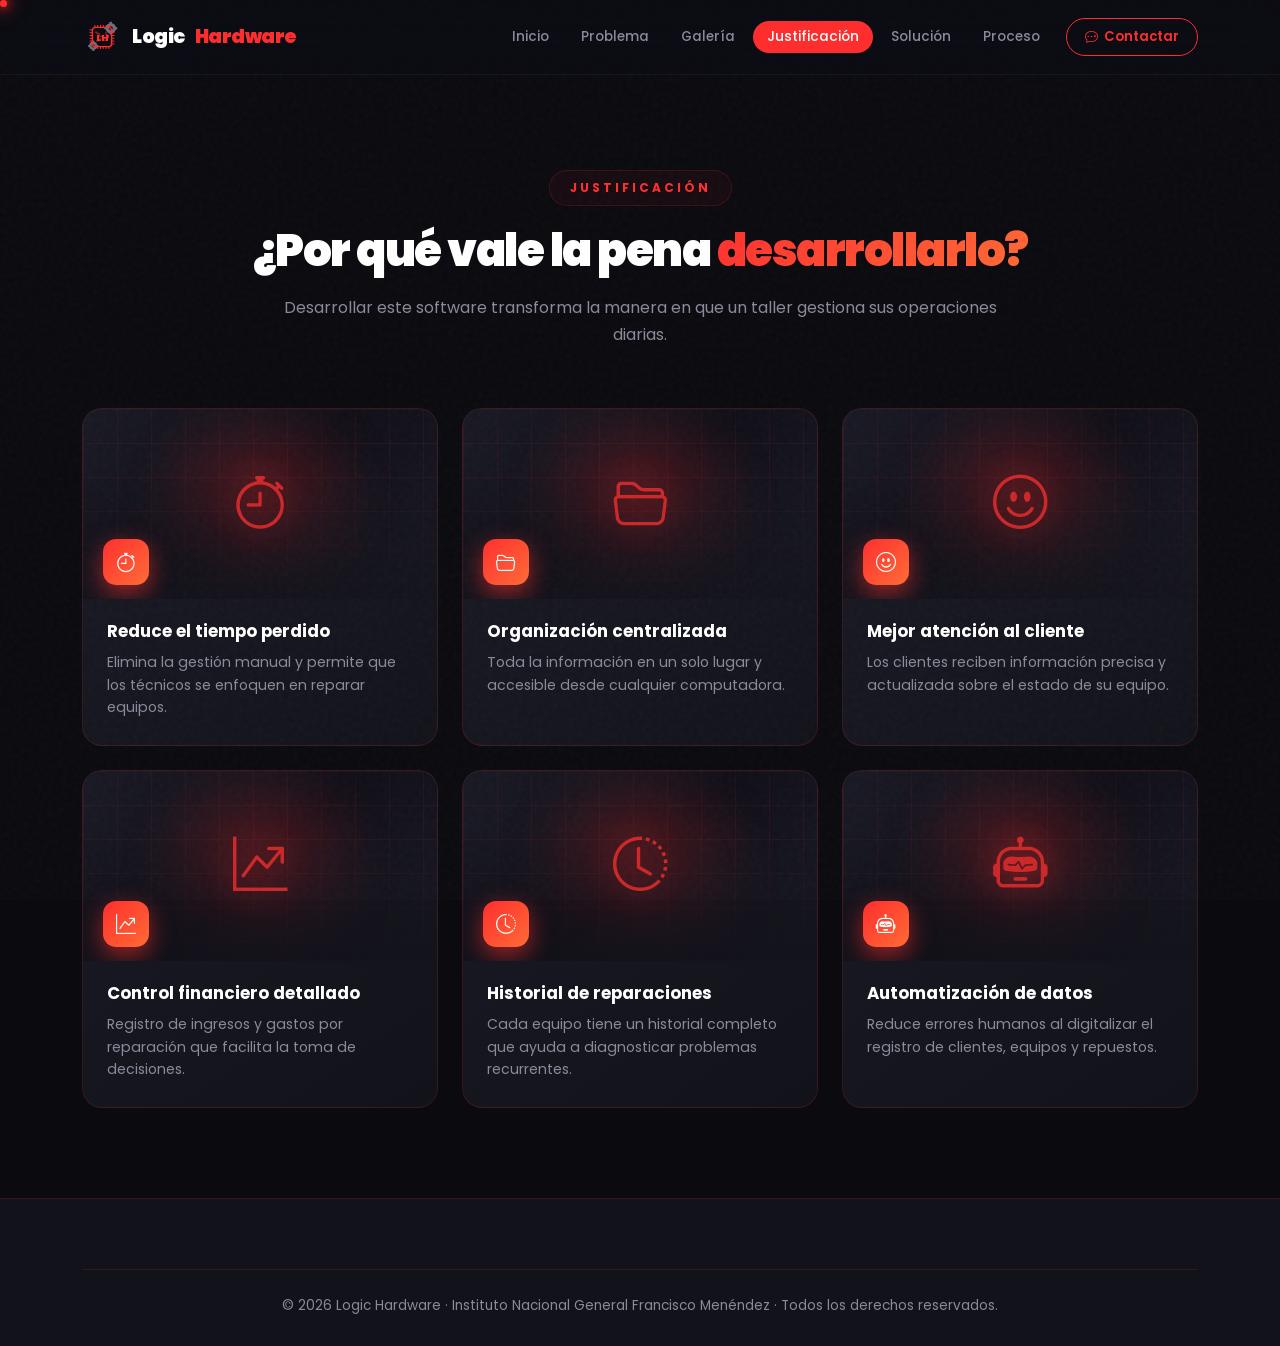
<file: justificacion.html>
<!DOCTYPE html>
<html lang="es">
<head>
<meta charset="UTF-8">
<meta name="viewport" content="width=device-width, initial-scale=1.0">
<title>Justificación | Logic Hardware</title>
<link rel="icon" type="image/svg+xml" href="data:image/svg+xml,%3Csvg xmlns='http://www.w3.org/2000/svg' viewBox='0 0 100 100'%3E%3Crect width='100' height='100' rx='20' fill='%230a0a0f'/%3E%3Crect x='25' y='25' width='50' height='50' rx='8' fill='none' stroke='%23ff2e2e' stroke-width='3'/%3E%3Ctext x='50' y='58' text-anchor='middle' fill='%23ff2e2e' font-size='22' font-weight='900' font-family='Arial'%3ELH%3C/text%3E%3C/svg%3E">
<link href="https://cdn.jsdelivr.net/npm/bootstrap@5.3.3/dist/css/bootstrap.min.css" rel="stylesheet">
<link rel="stylesheet" href="https://cdn.jsdelivr.net/npm/bootstrap-icons@1.11.3/font/bootstrap-icons.css">
<link href="https://fonts.googleapis.com/css2?family=Poppins:wght@300;400;600;700;900&family=JetBrains+Mono:wght@400;700&display=swap" rel="stylesheet">
<link rel="stylesheet" href="style.css">
</head>
<body>

<div class="cursor-glow"></div><div class="cursor-dot"></div>
<div class="progress-bar-lh" id="progressBar"></div>
<div class="scroll-circle"><svg viewBox="0 0 50 50"><circle class="circle-bg" cx="25" cy="25" r="22"/><circle class="circle-progress" cx="25" cy="25" r="22"/></svg><div class="circle-text">0%</div></div>
<button class="back-to-top" aria-label="Volver arriba"><i class="bi bi-arrow-up"></i></button>

<nav class="navbar navbar-expand-lg navbar-lh fixed-top" id="mainNav">
    <div class="container">
        <a class="navbar-brand" href="index.html">
            <svg class="logo-svg" viewBox="0 0 100 100">
                <g transform="translate(72,28)" fill="#6b7280"><circle cx="0" cy="0" r="13"/><rect x="-3" y="-16" width="6" height="6" rx="1"/><rect x="-3" y="10" width="6" height="6" rx="1"/><rect x="-16" y="-3" width="6" height="6" rx="1"/><rect x="10" y="-3" width="6" height="6" rx="1"/><circle cx="0" cy="0" r="5" fill="#12121a"/></g>
                <g transform="translate(28,72)" fill="#6b7280"><circle cx="0" cy="0" r="10"/><rect x="-2" y="-13" width="5" height="5" rx="1"/><rect x="-2" y="8" width="5" height="5" rx="1"/><rect x="-13" y="-2" width="5" height="5" rx="1"/><rect x="8" y="-2" width="5" height="5" rx="1"/><circle cx="0" cy="0" r="4" fill="#12121a"/></g>
                <rect x="26" y="26" width="48" height="48" rx="8" fill="none" stroke="#ff2e2e" stroke-width="3.5"/>
                <g fill="#ff2e2e"><rect x="31" y="20" width="2.5" height="7"/><rect x="38" y="20" width="2.5" height="7"/><rect x="45" y="20" width="2.5" height="7"/><rect x="52" y="20" width="2.5" height="7"/><rect x="59" y="20" width="2.5" height="7"/><rect x="66" y="20" width="2.5" height="7"/><rect x="31" y="73" width="2.5" height="7"/><rect x="38" y="73" width="2.5" height="7"/><rect x="45" y="73" width="2.5" height="7"/><rect x="52" y="73" width="2.5" height="7"/><rect x="59" y="73" width="2.5" height="7"/><rect x="66" y="73" width="2.5" height="7"/><rect x="19" y="31" width="7" height="2.5"/><rect x="19" y="38" width="7" height="2.5"/><rect x="19" y="45" width="7" height="2.5"/><rect x="19" y="52" width="7" height="2.5"/><rect x="19" y="59" width="7" height="2.5"/><rect x="19" y="66" width="7" height="2.5"/><rect x="74" y="31" width="7" height="2.5"/><rect x="74" y="38" width="7" height="2.5"/><rect x="74" y="45" width="7" height="2.5"/><rect x="74" y="52" width="7" height="2.5"/><rect x="74" y="59" width="7" height="2.5"/><rect x="74" y="66" width="7" height="2.5"/></g>
                <g stroke="#ff2e2e" stroke-width="1.8" fill="none" stroke-linecap="round"><path d="M 33 38 L 38 38 L 38 42 L 43 42"/><path d="M 43 42 L 43 48 L 50 48"/><path d="M 60 38 L 60 45 L 66 45 L 66 52"/><path d="M 36 60 L 42 60 L 42 55 L 48 55"/><path d="M 55 58 L 62 58 L 62 52"/></g>
                <text x="50" y="60" text-anchor="middle" fill="#ff2e2e" font-size="22" font-weight="900" font-family="Arial">LH</text>
            </svg>
            Logic<span>Hardware</span>
        </a>
        <button class="navbar-toggler border-0" type="button" data-bs-toggle="collapse" data-bs-target="#navMenu"><i class="bi bi-list text-white fs-3"></i></button>
        <div class="collapse navbar-collapse" id="navMenu">
            <ul class="navbar-nav ms-auto align-items-lg-center gap-1">
                <li class="nav-item"><a class="nav-link" href="index.html">Inicio</a></li>
                <li class="nav-item"><a class="nav-link" href="problema.html">Problema</a></li>
                <li class="nav-item"><a class="nav-link" href="galeria.html">Galería</a></li>
                <li class="nav-item"><a class="nav-link active" href="justificacion.html">Justificación</a></li>
                <li class="nav-item"><a class="nav-link" href="solucion.html">Solución</a></li>
                <li class="nav-item"><a class="nav-link" href="proceso.html">Proceso</a></li>
                <li class="nav-item"><a class="nav-contact-btn" href="contacto.html"><i class="bi bi-chat-dots"></i> Contactar</a></li>
            </ul>
        </div>
    </div>
</nav>

<section class="section">
    <div class="container">
        <div class="section-header reveal">
            <span class="section-tag">Justificación</span>
            <h2 class="section-title">¿Por qué vale la pena <span>desarrollarlo?</span></h2>
            <p class="section-subtitle">Desarrollar este software transforma la manera en que un taller gestiona sus operaciones diarias.</p>
        </div>
        <div class="row g-4">
            <div class="col-md-6 col-lg-4 reveal"><div class="justif-card"><div class="justif-img"><div class="visual-ph"><i class="bi bi-stopwatch"></i></div><div class="justif-icon-float"><i class="bi bi-stopwatch"></i></div></div><div class="justif-body"><h5>Reduce el tiempo perdido</h5><p>Elimina la gestión manual y permite que los técnicos se enfoquen en reparar equipos.</p></div></div></div>
            <div class="col-md-6 col-lg-4 reveal"><div class="justif-card"><div class="justif-img"><div class="visual-ph"><i class="bi bi-folder2-open"></i></div><div class="justif-icon-float"><i class="bi bi-folder2-open"></i></div></div><div class="justif-body"><h5>Organización centralizada</h5><p>Toda la información en un solo lugar y accesible desde cualquier computadora.</p></div></div></div>
            <div class="col-md-6 col-lg-4 reveal"><div class="justif-card"><div class="justif-img"><div class="visual-ph"><i class="bi bi-emoji-smile"></i></div><div class="justif-icon-float"><i class="bi bi-emoji-smile"></i></div></div><div class="justif-body"><h5>Mejor atención al cliente</h5><p>Los clientes reciben información precisa y actualizada sobre el estado de su equipo.</p></div></div></div>
            <div class="col-md-6 col-lg-4 reveal"><div class="justif-card"><div class="justif-img"><div class="visual-ph"><i class="bi bi-graph-up-arrow"></i></div><div class="justif-icon-float"><i class="bi bi-graph-up-arrow"></i></div></div><div class="justif-body"><h5>Control financiero detallado</h5><p>Registro de ingresos y gastos por reparación que facilita la toma de decisiones.</p></div></div></div>
            <div class="col-md-6 col-lg-4 reveal"><div class="justif-card"><div class="justif-img"><div class="visual-ph"><i class="bi bi-clock-history"></i></div><div class="justif-icon-float"><i class="bi bi-clock-history"></i></div></div><div class="justif-body"><h5>Historial de reparaciones</h5><p>Cada equipo tiene un historial completo que ayuda a diagnosticar problemas recurrentes.</p></div></div></div>
            <div class="col-md-6 col-lg-4 reveal"><div class="justif-card"><div class="justif-img"><div class="visual-ph"><i class="bi bi-robot"></i></div><div class="justif-icon-float"><i class="bi bi-robot"></i></div></div><div class="justif-body"><h5>Automatización de datos</h5><p>Reduce errores humanos al digitalizar el registro de clientes, equipos y repuestos.</p></div></div></div>
        </div>
    </div>
</section>

<footer>
    <div class="container">
        <div class="footer-bottom">© 2026 Logic Hardware · Instituto Nacional General Francisco Menéndez · Todos los derechos reservados.</div>
    </div>
</footer>

<script src="https://cdn.jsdelivr.net/npm/bootstrap@5.3.3/dist/js/bootstrap.bundle.min.js"></script>
<script src="script.js"></script>
</body>
</html>
</file>
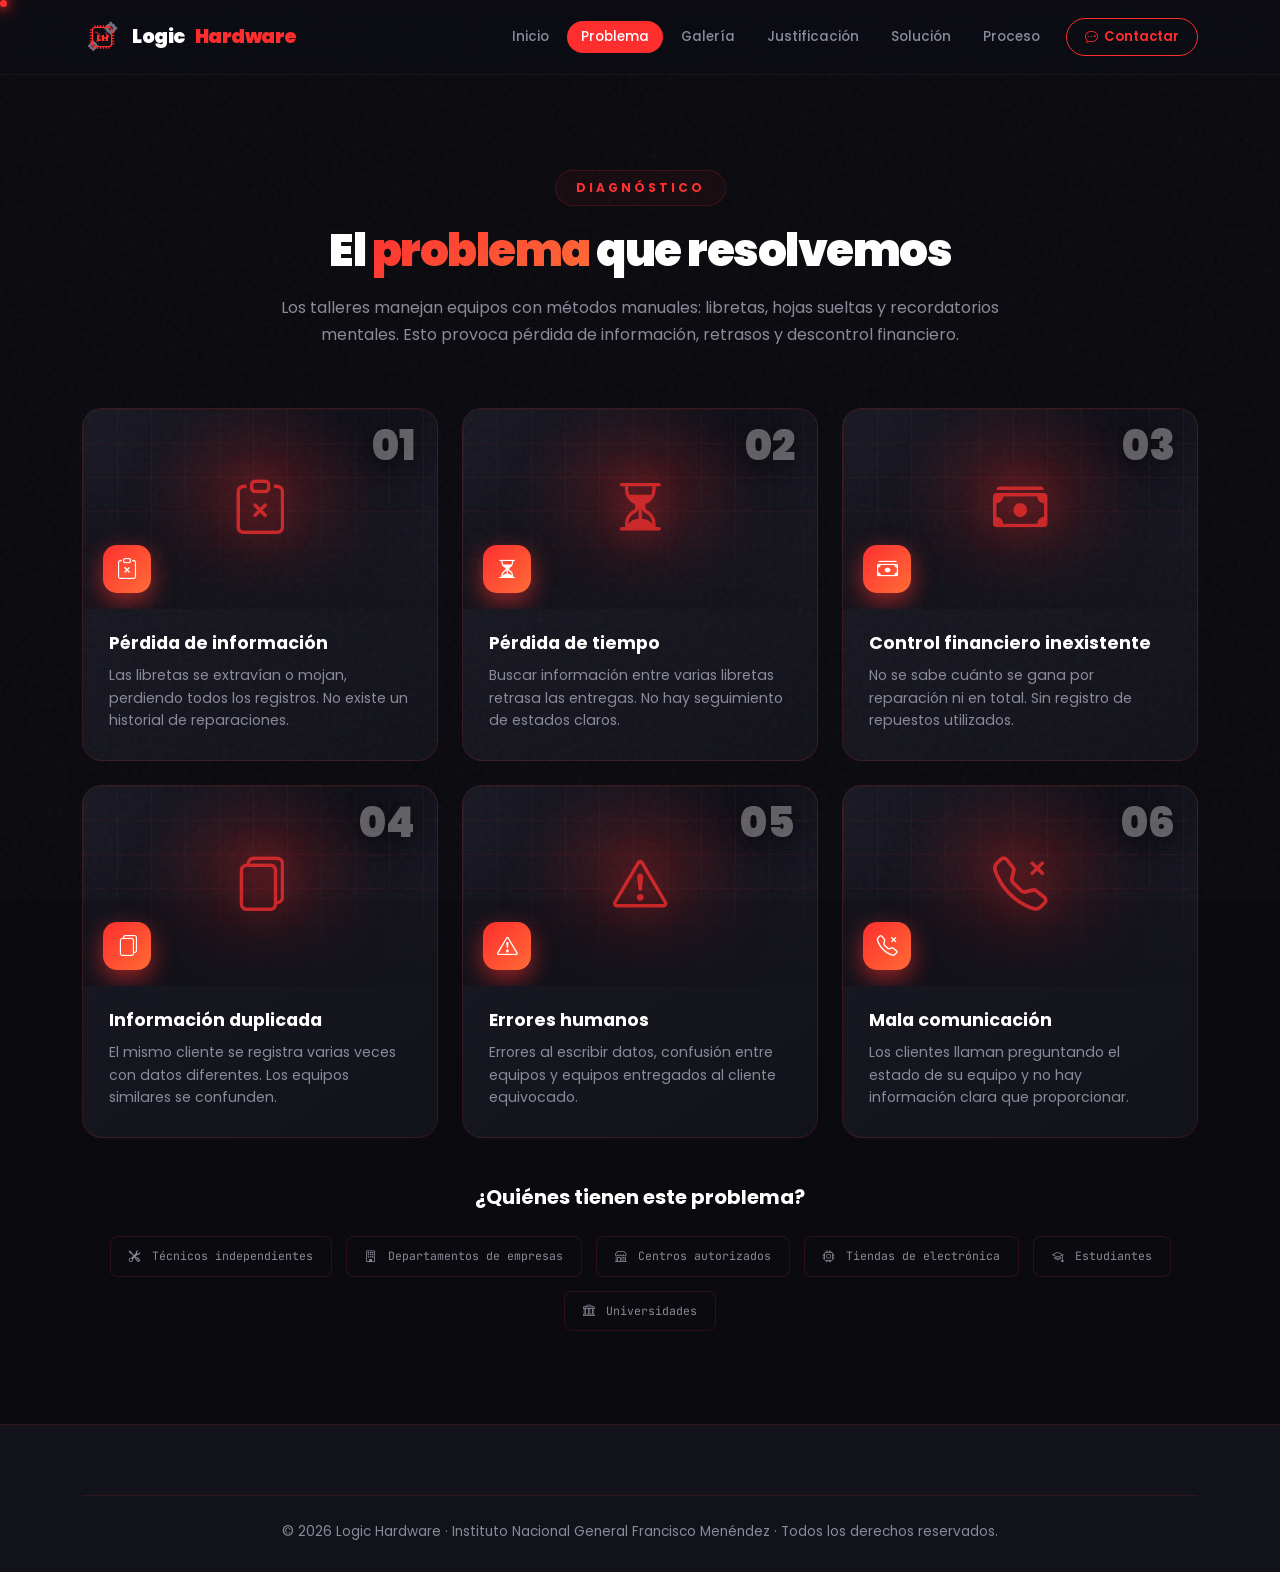
<file: problema.html>
<!DOCTYPE html>
<html lang="es">
<head>
<meta charset="UTF-8">
<meta name="viewport" content="width=device-width, initial-scale=1.0">
<title>Problema | Logic Hardware</title>
<link rel="icon" type="image/svg+xml" href="data:image/svg+xml,%3Csvg xmlns='http://www.w3.org/2000/svg' viewBox='0 0 100 100'%3E%3Crect width='100' height='100' rx='20' fill='%230a0a0f'/%3E%3Crect x='25' y='25' width='50' height='50' rx='8' fill='none' stroke='%23ff2e2e' stroke-width='3'/%3E%3Ctext x='50' y='58' text-anchor='middle' fill='%23ff2e2e' font-size='22' font-weight='900' font-family='Arial'%3ELH%3C/text%3E%3C/svg%3E">
<link href="https://cdn.jsdelivr.net/npm/bootstrap@5.3.3/dist/css/bootstrap.min.css" rel="stylesheet">
<link rel="stylesheet" href="https://cdn.jsdelivr.net/npm/bootstrap-icons@1.11.3/font/bootstrap-icons.css">
<link href="https://fonts.googleapis.com/css2?family=Poppins:wght@300;400;600;700;900&family=JetBrains+Mono:wght@400;700&display=swap" rel="stylesheet">
<link rel="stylesheet" href="style.css">
</head>
<body>

<div class="cursor-glow"></div><div class="cursor-dot"></div>
<div class="progress-bar-lh" id="progressBar"></div>
<div class="scroll-circle"><svg viewBox="0 0 50 50"><circle class="circle-bg" cx="25" cy="25" r="22"/><circle class="circle-progress" cx="25" cy="25" r="22"/></svg><div class="circle-text">0%</div></div>
<button class="back-to-top" aria-label="Volver arriba"><i class="bi bi-arrow-up"></i></button>

<nav class="navbar navbar-expand-lg navbar-lh fixed-top" id="mainNav">
    <div class="container">
        <a class="navbar-brand" href="index.html">
            <svg class="logo-svg" viewBox="0 0 100 100">
                <g transform="translate(72,28)" fill="#6b7280"><circle cx="0" cy="0" r="13"/><rect x="-3" y="-16" width="6" height="6" rx="1"/><rect x="-3" y="10" width="6" height="6" rx="1"/><rect x="-16" y="-3" width="6" height="6" rx="1"/><rect x="10" y="-3" width="6" height="6" rx="1"/><circle cx="0" cy="0" r="5" fill="#12121a"/></g>
                <g transform="translate(28,72)" fill="#6b7280"><circle cx="0" cy="0" r="10"/><rect x="-2" y="-13" width="5" height="5" rx="1"/><rect x="-2" y="8" width="5" height="5" rx="1"/><rect x="-13" y="-2" width="5" height="5" rx="1"/><rect x="8" y="-2" width="5" height="5" rx="1"/><circle cx="0" cy="0" r="4" fill="#12121a"/></g>
                <rect x="26" y="26" width="48" height="48" rx="8" fill="none" stroke="#ff2e2e" stroke-width="3.5"/>
                <g fill="#ff2e2e"><rect x="31" y="20" width="2.5" height="7"/><rect x="38" y="20" width="2.5" height="7"/><rect x="45" y="20" width="2.5" height="7"/><rect x="52" y="20" width="2.5" height="7"/><rect x="59" y="20" width="2.5" height="7"/><rect x="66" y="20" width="2.5" height="7"/><rect x="31" y="73" width="2.5" height="7"/><rect x="38" y="73" width="2.5" height="7"/><rect x="45" y="73" width="2.5" height="7"/><rect x="52" y="73" width="2.5" height="7"/><rect x="59" y="73" width="2.5" height="7"/><rect x="66" y="73" width="2.5" height="7"/><rect x="19" y="31" width="7" height="2.5"/><rect x="19" y="38" width="7" height="2.5"/><rect x="19" y="45" width="7" height="2.5"/><rect x="19" y="52" width="7" height="2.5"/><rect x="19" y="59" width="7" height="2.5"/><rect x="19" y="66" width="7" height="2.5"/><rect x="74" y="31" width="7" height="2.5"/><rect x="74" y="38" width="7" height="2.5"/><rect x="74" y="45" width="7" height="2.5"/><rect x="74" y="52" width="7" height="2.5"/><rect x="74" y="59" width="7" height="2.5"/><rect x="74" y="66" width="7" height="2.5"/></g>
                <g stroke="#ff2e2e" stroke-width="1.8" fill="none" stroke-linecap="round"><path d="M 33 38 L 38 38 L 38 42 L 43 42"/><path d="M 43 42 L 43 48 L 50 48"/><path d="M 60 38 L 60 45 L 66 45 L 66 52"/><path d="M 36 60 L 42 60 L 42 55 L 48 55"/><path d="M 55 58 L 62 58 L 62 52"/></g>
                <text x="50" y="60" text-anchor="middle" fill="#ff2e2e" font-size="22" font-weight="900" font-family="Arial">LH</text>
            </svg>
            Logic<span>Hardware</span>
        </a>
        <button class="navbar-toggler border-0" type="button" data-bs-toggle="collapse" data-bs-target="#navMenu"><i class="bi bi-list text-white fs-3"></i></button>
        <div class="collapse navbar-collapse" id="navMenu">
            <ul class="navbar-nav ms-auto align-items-lg-center gap-1">
                <li class="nav-item"><a class="nav-link" href="index.html">Inicio</a></li>
                <li class="nav-item"><a class="nav-link active" href="problema.html">Problema</a></li>
                <li class="nav-item"><a class="nav-link" href="galeria.html">Galería</a></li>
                <li class="nav-item"><a class="nav-link" href="justificacion.html">Justificación</a></li>
                <li class="nav-item"><a class="nav-link" href="solucion.html">Solución</a></li>
                <li class="nav-item"><a class="nav-link" href="proceso.html">Proceso</a></li>
                <li class="nav-item"><a class="nav-contact-btn" href="contacto.html"><i class="bi bi-chat-dots"></i> Contactar</a></li>
            </ul>
        </div>
    </div>
</nav>

<section class="section">
    <div class="container">
        <div class="section-header reveal">
            <span class="section-tag">Diagnóstico</span>
            <h2 class="section-title">El <span>problema</span> que resolvemos</h2>
            <p class="section-subtitle">Los talleres manejan equipos con métodos manuales: libretas, hojas sueltas y recordatorios mentales. Esto provoca pérdida de información, retrasos y descontrol financiero.</p>
        </div>
        <div class="row g-4">
            <div class="col-md-6 col-lg-4 reveal"><div class="prob-card"><div class="prob-img"><span class="prob-num">01</span><div class="visual-ph"><i class="bi bi-clipboard-x"></i></div><div class="prob-icon-float"><i class="bi bi-clipboard-x"></i></div></div><div class="prob-body"><h5>Pérdida de información</h5><p>Las libretas se extravían o mojan, perdiendo todos los registros. No existe un historial de reparaciones.</p></div></div></div>
            <div class="col-md-6 col-lg-4 reveal"><div class="prob-card"><div class="prob-img"><span class="prob-num">02</span><div class="visual-ph"><i class="bi bi-hourglass-split"></i></div><div class="prob-icon-float"><i class="bi bi-hourglass-split"></i></div></div><div class="prob-body"><h5>Pérdida de tiempo</h5><p>Buscar información entre varias libretas retrasa las entregas. No hay seguimiento de estados claros.</p></div></div></div>
            <div class="col-md-6 col-lg-4 reveal"><div class="prob-card"><div class="prob-img"><span class="prob-num">03</span><div class="visual-ph"><i class="bi bi-cash-stack"></i></div><div class="prob-icon-float"><i class="bi bi-cash-stack"></i></div></div><div class="prob-body"><h5>Control financiero inexistente</h5><p>No se sabe cuánto se gana por reparación ni en total. Sin registro de repuestos utilizados.</p></div></div></div>
            <div class="col-md-6 col-lg-4 reveal"><div class="prob-card"><div class="prob-img"><span class="prob-num">04</span><div class="visual-ph"><i class="bi bi-files"></i></div><div class="prob-icon-float"><i class="bi bi-files"></i></div></div><div class="prob-body"><h5>Información duplicada</h5><p>El mismo cliente se registra varias veces con datos diferentes. Los equipos similares se confunden.</p></div></div></div>
            <div class="col-md-6 col-lg-4 reveal"><div class="prob-card"><div class="prob-img"><span class="prob-num">05</span><div class="visual-ph"><i class="bi bi-exclamation-triangle"></i></div><div class="prob-icon-float"><i class="bi bi-exclamation-triangle"></i></div></div><div class="prob-body"><h5>Errores humanos</h5><p>Errores al escribir datos, confusión entre equipos y equipos entregados al cliente equivocado.</p></div></div></div>
            <div class="col-md-6 col-lg-4 reveal"><div class="prob-card"><div class="prob-img"><span class="prob-num">06</span><div class="visual-ph"><i class="bi bi-telephone-x"></i></div><div class="prob-icon-float"><i class="bi bi-telephone-x"></i></div></div><div class="prob-body"><h5>Mala comunicación</h5><p>Los clientes llaman preguntando el estado de su equipo y no hay información clara que proporcionar.</p></div></div></div>
        </div>
        <div class="text-center mt-5 reveal">
            <h5 class="text-white fw-bold mb-4">¿Quiénes tienen este problema?</h5>
            <div class="d-flex flex-wrap justify-content-center gap-2">
                <span class="attr-badge" style="padding:10px 18px;"><i class="bi bi-tools me-1"></i> Técnicos independientes</span>
                <span class="attr-badge" style="padding:10px 18px;"><i class="bi bi-building me-1"></i> Departamentos de empresas</span>
                <span class="attr-badge" style="padding:10px 18px;"><i class="bi bi-shop me-1"></i> Centros autorizados</span>
                <span class="attr-badge" style="padding:10px 18px;"><i class="bi bi-cpu me-1"></i> Tiendas de electrónica</span>
                <span class="attr-badge" style="padding:10px 18px;"><i class="bi bi-mortarboard me-1"></i> Estudiantes</span>
                <span class="attr-badge" style="padding:10px 18px;"><i class="bi bi-bank me-1"></i> Universidades</span>
            </div>
        </div>
    </div>
</section>

<footer>
    <div class="container">
        <div class="footer-bottom">© 2026 Logic Hardware · Instituto Nacional General Francisco Menéndez · Todos los derechos reservados.</div>
    </div>
</footer>

<script src="https://cdn.jsdelivr.net/npm/bootstrap@5.3.3/dist/js/bootstrap.bundle.min.js"></script>
<script src="script.js"></script>
</body>
</html>
</file>
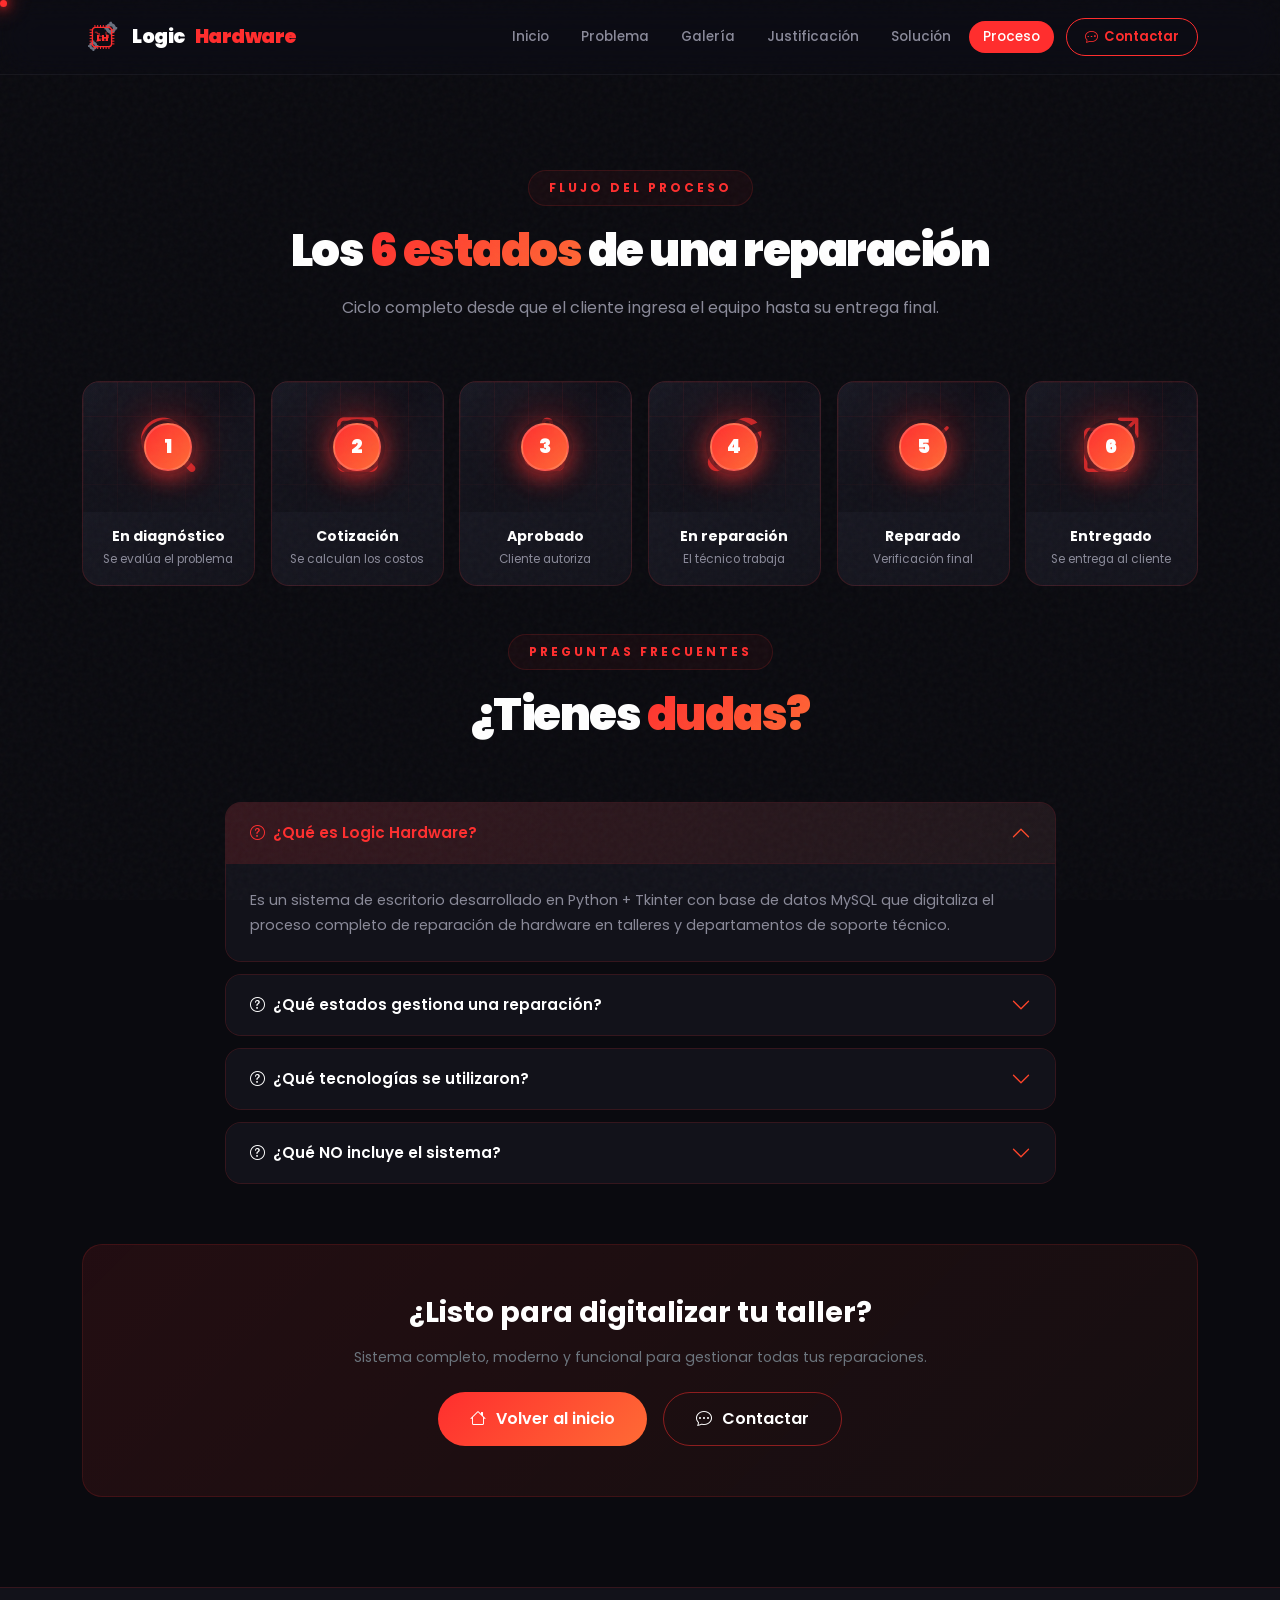
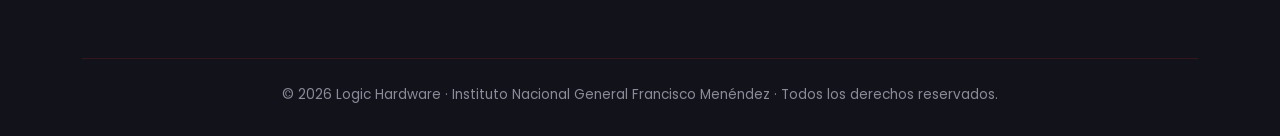
<file: proceso.html>
<!DOCTYPE html>
<html lang="es">
<head>
<meta charset="UTF-8">
<meta name="viewport" content="width=device-width, initial-scale=1.0">
<title>Proceso | Logic Hardware</title>
<link rel="icon" type="image/svg+xml" href="data:image/svg+xml,%3Csvg xmlns='http://www.w3.org/2000/svg' viewBox='0 0 100 100'%3E%3Crect width='100' height='100' rx='20' fill='%230a0a0f'/%3E%3Crect x='25' y='25' width='50' height='50' rx='8' fill='none' stroke='%23ff2e2e' stroke-width='3'/%3E%3Ctext x='50' y='58' text-anchor='middle' fill='%23ff2e2e' font-size='22' font-weight='900' font-family='Arial'%3ELH%3C/text%3E%3C/svg%3E">
<link href="https://cdn.jsdelivr.net/npm/bootstrap@5.3.3/dist/css/bootstrap.min.css" rel="stylesheet">
<link rel="stylesheet" href="https://cdn.jsdelivr.net/npm/bootstrap-icons@1.11.3/font/bootstrap-icons.css">
<link href="https://fonts.googleapis.com/css2?family=Poppins:wght@300;400;600;700;900&family=JetBrains+Mono:wght@400;700&display=swap" rel="stylesheet">
<link rel="stylesheet" href="style.css">
</head>
<body>

<div class="cursor-glow"></div><div class="cursor-dot"></div>
<div class="progress-bar-lh" id="progressBar"></div>
<div class="scroll-circle"><svg viewBox="0 0 50 50"><circle class="circle-bg" cx="25" cy="25" r="22"/><circle class="circle-progress" cx="25" cy="25" r="22"/></svg><div class="circle-text">0%</div></div>
<button class="back-to-top" aria-label="Volver arriba"><i class="bi bi-arrow-up"></i></button>

<nav class="navbar navbar-expand-lg navbar-lh fixed-top" id="mainNav">
    <div class="container">
        <a class="navbar-brand" href="index.html">
            <svg class="logo-svg" viewBox="0 0 100 100">
                <g transform="translate(72,28)" fill="#6b7280"><circle cx="0" cy="0" r="13"/><rect x="-3" y="-16" width="6" height="6" rx="1"/><rect x="-3" y="10" width="6" height="6" rx="1"/><rect x="-16" y="-3" width="6" height="6" rx="1"/><rect x="10" y="-3" width="6" height="6" rx="1"/><circle cx="0" cy="0" r="5" fill="#12121a"/></g>
                <g transform="translate(28,72)" fill="#6b7280"><circle cx="0" cy="0" r="10"/><rect x="-2" y="-13" width="5" height="5" rx="1"/><rect x="-2" y="8" width="5" height="5" rx="1"/><rect x="-13" y="-2" width="5" height="5" rx="1"/><rect x="8" y="-2" width="5" height="5" rx="1"/><circle cx="0" cy="0" r="4" fill="#12121a"/></g>
                <rect x="26" y="26" width="48" height="48" rx="8" fill="none" stroke="#ff2e2e" stroke-width="3.5"/>
                <g fill="#ff2e2e"><rect x="31" y="20" width="2.5" height="7"/><rect x="38" y="20" width="2.5" height="7"/><rect x="45" y="20" width="2.5" height="7"/><rect x="52" y="20" width="2.5" height="7"/><rect x="59" y="20" width="2.5" height="7"/><rect x="66" y="20" width="2.5" height="7"/><rect x="31" y="73" width="2.5" height="7"/><rect x="38" y="73" width="2.5" height="7"/><rect x="45" y="73" width="2.5" height="7"/><rect x="52" y="73" width="2.5" height="7"/><rect x="59" y="73" width="2.5" height="7"/><rect x="66" y="73" width="2.5" height="7"/><rect x="19" y="31" width="7" height="2.5"/><rect x="19" y="38" width="7" height="2.5"/><rect x="19" y="45" width="7" height="2.5"/><rect x="19" y="52" width="7" height="2.5"/><rect x="19" y="59" width="7" height="2.5"/><rect x="19" y="66" width="7" height="2.5"/><rect x="74" y="31" width="7" height="2.5"/><rect x="74" y="38" width="7" height="2.5"/><rect x="74" y="45" width="7" height="2.5"/><rect x="74" y="52" width="7" height="2.5"/><rect x="74" y="59" width="7" height="2.5"/><rect x="74" y="66" width="7" height="2.5"/></g>
                <g stroke="#ff2e2e" stroke-width="1.8" fill="none" stroke-linecap="round"><path d="M 33 38 L 38 38 L 38 42 L 43 42"/><path d="M 43 42 L 43 48 L 50 48"/><path d="M 60 38 L 60 45 L 66 45 L 66 52"/><path d="M 36 60 L 42 60 L 42 55 L 48 55"/><path d="M 55 58 L 62 58 L 62 52"/></g>
                <text x="50" y="60" text-anchor="middle" fill="#ff2e2e" font-size="22" font-weight="900" font-family="Arial">LH</text>
            </svg>
            Logic<span>Hardware</span>
        </a>
        <button class="navbar-toggler border-0" type="button" data-bs-toggle="collapse" data-bs-target="#navMenu"><i class="bi bi-list text-white fs-3"></i></button>
        <div class="collapse navbar-collapse" id="navMenu">
            <ul class="navbar-nav ms-auto align-items-lg-center gap-1">
                <li class="nav-item"><a class="nav-link" href="index.html">Inicio</a></li>
                <li class="nav-item"><a class="nav-link" href="problema.html">Problema</a></li>
                <li class="nav-item"><a class="nav-link" href="galeria.html">Galería</a></li>
                <li class="nav-item"><a class="nav-link" href="justificacion.html">Justificación</a></li>
                <li class="nav-item"><a class="nav-link" href="solucion.html">Solución</a></li>
                <li class="nav-item"><a class="nav-link active" href="proceso.html">Proceso</a></li>
                <li class="nav-item"><a class="nav-contact-btn" href="contacto.html"><i class="bi bi-chat-dots"></i> Contactar</a></li>
            </ul>
        </div>
    </div>
</nav>

<section class="section">
    <div class="container">
        <div class="section-header reveal"><span class="section-tag">Flujo del Proceso</span><h2 class="section-title">Los <span>6 estados</span> de una reparación</h2><p class="section-subtitle">Ciclo completo desde que el cliente ingresa el equipo hasta su entrega final.</p></div>
        <div class="row g-3">
            <div class="col-6 col-md-4 col-lg-2 reveal"><div class="process-step"><div class="process-img"><div class="visual-ph"><i class="bi bi-search"></i></div><div class="process-num">1</div></div><div class="process-body"><h6>En diagnóstico</h6><p>Se evalúa el problema</p></div></div></div>
            <div class="col-6 col-md-4 col-lg-2 reveal"><div class="process-step"><div class="process-img"><div class="visual-ph"><i class="bi bi-calculator"></i></div><div class="process-num">2</div></div><div class="process-body"><h6>Cotización</h6><p>Se calculan los costos</p></div></div></div>
            <div class="col-6 col-md-4 col-lg-2 reveal"><div class="process-step"><div class="process-img"><div class="visual-ph"><i class="bi bi-hand-thumbs-up"></i></div><div class="process-num">3</div></div><div class="process-body"><h6>Aprobado</h6><p>Cliente autoriza</p></div></div></div>
            <div class="col-6 col-md-4 col-lg-2 reveal"><div class="process-step"><div class="process-img"><div class="visual-ph"><i class="bi bi-wrench-adjustable"></i></div><div class="process-num">4</div></div><div class="process-body"><h6>En reparación</h6><p>El técnico trabaja</p></div></div></div>
            <div class="col-6 col-md-4 col-lg-2 reveal"><div class="process-step"><div class="process-img"><div class="visual-ph"><i class="bi bi-check2-circle"></i></div><div class="process-num">5</div></div><div class="process-body"><h6>Reparado</h6><p>Verificación final</p></div></div></div>
            <div class="col-6 col-md-4 col-lg-2 reveal"><div class="process-step"><div class="process-img"><div class="visual-ph"><i class="bi bi-box-arrow-up-right"></i></div><div class="process-num">6</div></div><div class="process-body"><h6>Entregado</h6><p>Se entrega al cliente</p></div></div></div>
        </div>
        <div class="section-header mt-5 reveal"><span class="section-tag">Preguntas Frecuentes</span><h2 class="section-title">¿Tienes <span>dudas?</span></h2></div>
        <div class="row justify-content-center">
            <div class="col-lg-9">
                <div class="accordion accordion-lh reveal" id="faqAccordion">
                    <div class="accordion-item"><h2 class="accordion-header"><button class="accordion-button" type="button" data-bs-toggle="collapse" data-bs-target="#faq1"><i class="bi bi-question-circle me-2"></i> ¿Qué es Logic Hardware?</button></h2><div id="faq1" class="accordion-collapse collapse show" data-bs-parent="#faqAccordion"><div class="accordion-body">Es un sistema de escritorio desarrollado en Python + Tkinter con base de datos MySQL que digitaliza el proceso completo de reparación de hardware en talleres y departamentos de soporte técnico.</div></div></div>
                    <div class="accordion-item"><h2 class="accordion-header"><button class="accordion-button collapsed" type="button" data-bs-toggle="collapse" data-bs-target="#faq2"><i class="bi bi-question-circle me-2"></i> ¿Qué estados gestiona una reparación?</button></h2><div id="faq2" class="accordion-collapse collapse" data-bs-parent="#faqAccordion"><div class="accordion-body">El sistema maneja 6 estados: <strong>En diagnóstico</strong>, <strong>Cotización</strong>, <strong>Aprobado</strong>, <strong>En reparación</strong>, <strong>Reparado</strong> y <strong>Entregado</strong>.</div></div></div>
                    <div class="accordion-item"><h2 class="accordion-header"><button class="accordion-button collapsed" type="button" data-bs-toggle="collapse" data-bs-target="#faq3"><i class="bi bi-question-circle me-2"></i> ¿Qué tecnologías se utilizaron?</button></h2><div id="faq3" class="accordion-collapse collapse" data-bs-parent="#faqAccordion"><div class="accordion-body"><strong>Python</strong>, <strong>Tkinter</strong>, <strong>MySQL</strong>, <strong>MySQL Workbench</strong> y <strong>PyCharm</strong>.</div></div></div>
                    <div class="accordion-item"><h2 class="accordion-header"><button class="accordion-button collapsed" type="button" data-bs-toggle="collapse" data-bs-target="#faq4"><i class="bi bi-question-circle me-2"></i> ¿Qué NO incluye el sistema?</button></h2><div id="faq4" class="accordion-collapse collapse" data-bs-parent="#faqAccordion"><div class="accordion-body">No gestiona ventas, no tiene facturación electrónica, no maneja pagos en línea, sin notificaciones SMS/email y sin gestión avanzada de garantías.</div></div></div>
                </div>
            </div>
        </div>
        <div class="lh-card text-center reveal mt-5" style="padding: 50px 30px; background: linear-gradient(135deg, rgba(255,46,46,.1), rgba(255,107,53,.05));">
            <h3 class="text-white fw-bold mb-3" style="font-size: 1.8rem;">¿Listo para digitalizar tu taller?</h3>
            <p class="text-secondary mb-4">Sistema completo, moderno y funcional para gestionar todas tus reparaciones.</p>
            <div class="d-flex justify-content-center gap-3 flex-wrap">
                <a href="index.html" class="btn btn-lh-primary"><i class="bi bi-house"></i> Volver al inicio</a>
                <a href="contacto.html" class="btn btn-lh-outline"><i class="bi bi-chat-dots"></i> Contactar</a>
            </div>
        </div>
    </div>
</section>

<footer>
    <div class="container">
        <div class="footer-bottom">© 2026 Logic Hardware · Instituto Nacional General Francisco Menéndez · Todos los derechos reservados.</div>
    </div>
</footer>

<script src="https://cdn.jsdelivr.net/npm/bootstrap@5.3.3/dist/js/bootstrap.bundle.min.js"></script>
<script src="script.js"></script>
</body>
</html>
</file>
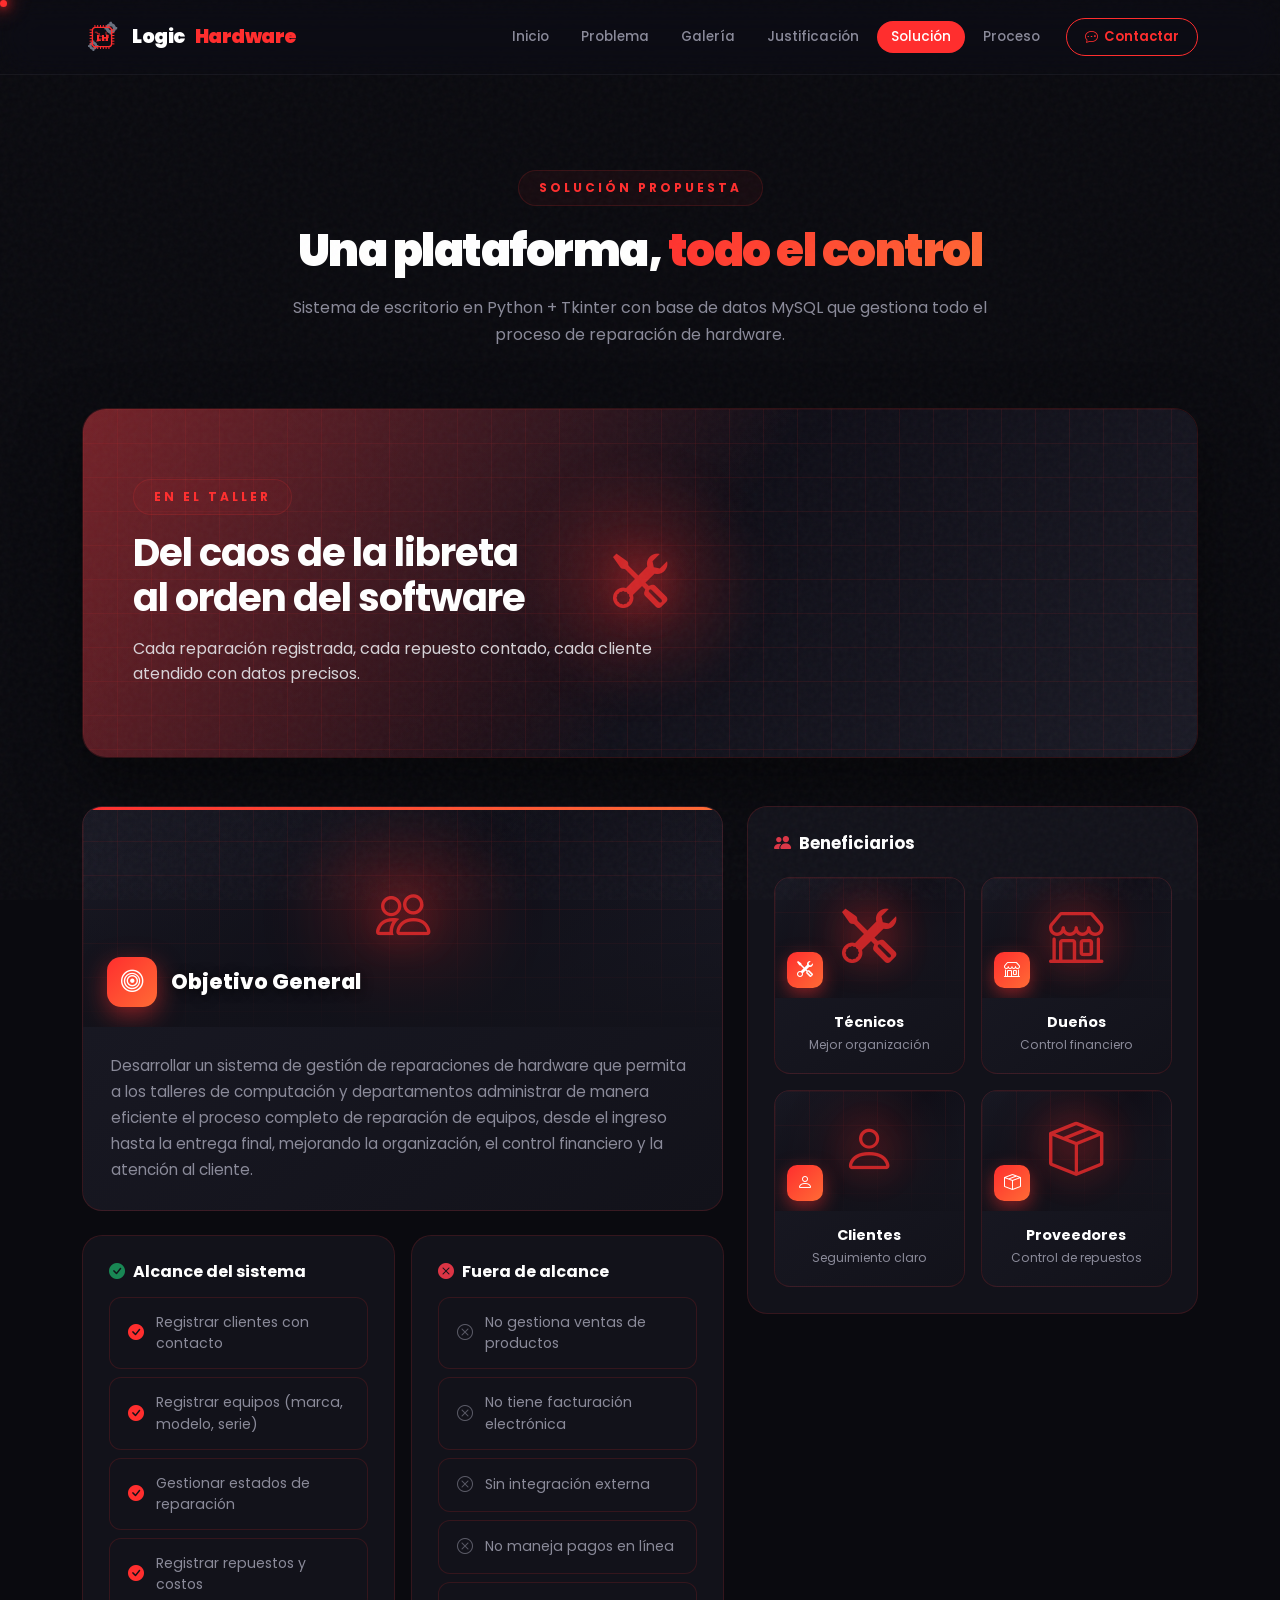
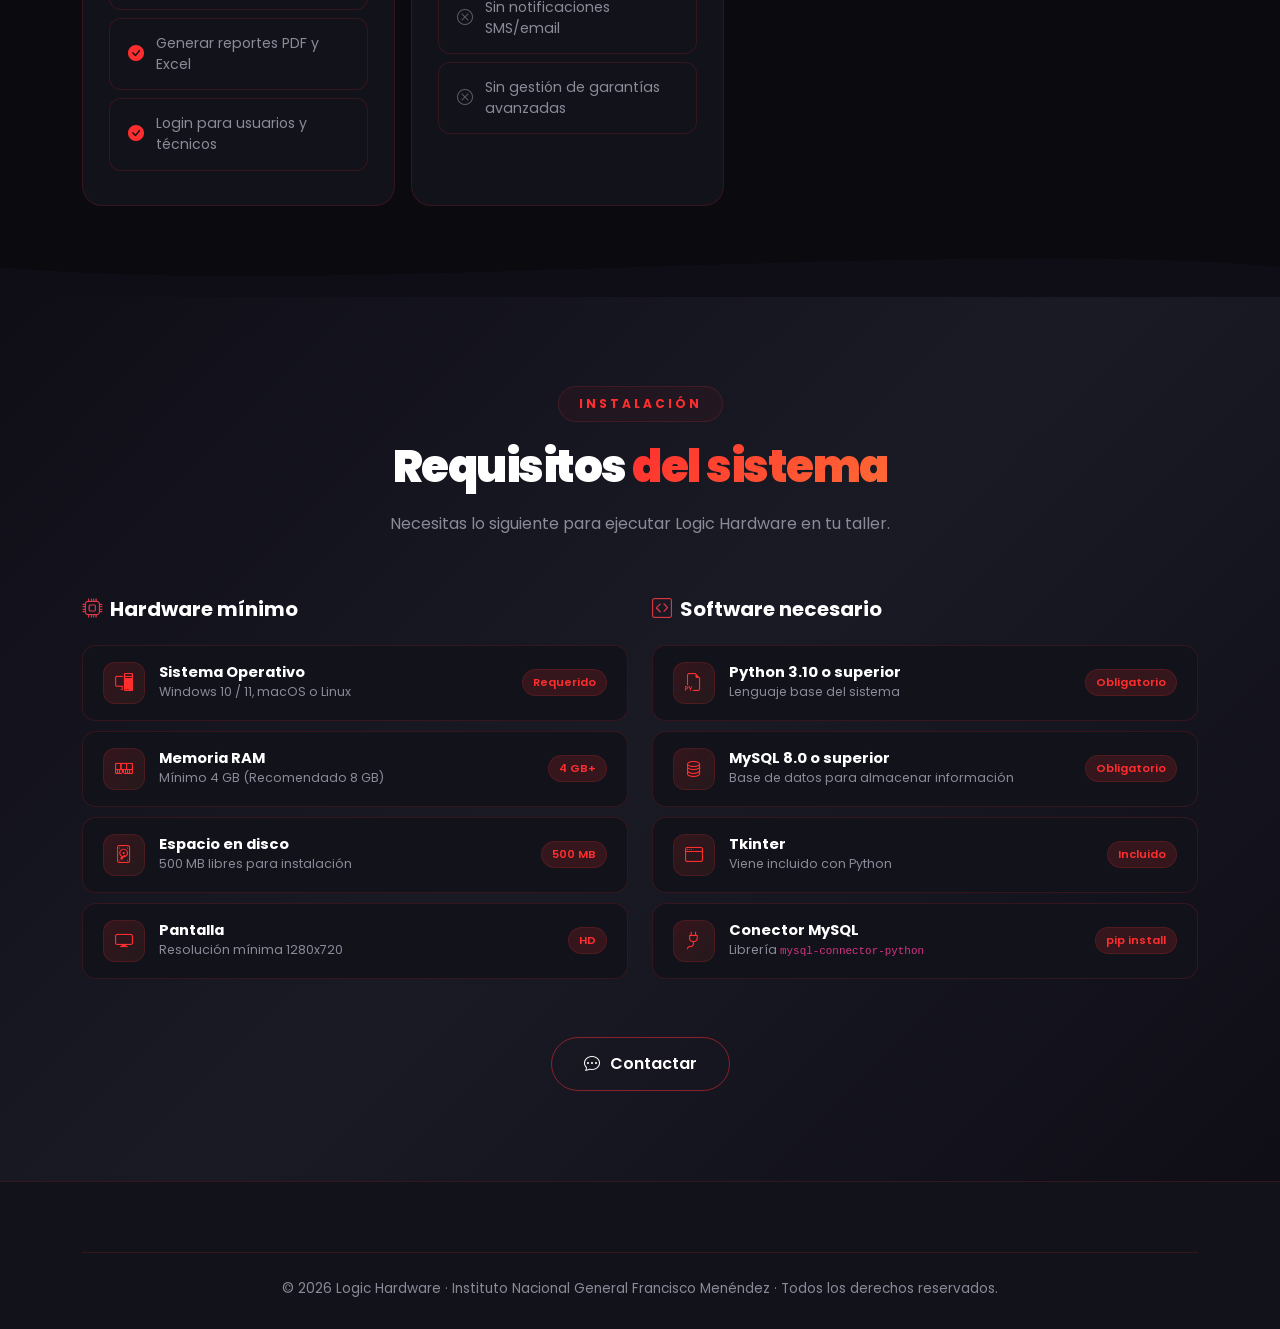
<file: solucion.html>
<!DOCTYPE html>
<html lang="es">
<head>
<meta charset="UTF-8">
<meta name="viewport" content="width=device-width, initial-scale=1.0">
<title>Solución | Logic Hardware</title>
<link rel="icon" type="image/svg+xml" href="data:image/svg+xml,%3Csvg xmlns='http://www.w3.org/2000/svg' viewBox='0 0 100 100'%3E%3Crect width='100' height='100' rx='20' fill='%230a0a0f'/%3E%3Crect x='25' y='25' width='50' height='50' rx='8' fill='none' stroke='%23ff2e2e' stroke-width='3'/%3E%3Ctext x='50' y='58' text-anchor='middle' fill='%23ff2e2e' font-size='22' font-weight='900' font-family='Arial'%3ELH%3C/text%3E%3C/svg%3E">
<link href="https://cdn.jsdelivr.net/npm/bootstrap@5.3.3/dist/css/bootstrap.min.css" rel="stylesheet">
<link rel="stylesheet" href="https://cdn.jsdelivr.net/npm/bootstrap-icons@1.11.3/font/bootstrap-icons.css">
<link href="https://fonts.googleapis.com/css2?family=Poppins:wght@300;400;600;700;900&family=JetBrains+Mono:wght@400;700&display=swap" rel="stylesheet">
<link rel="stylesheet" href="style.css">
</head>
<body>

<div class="cursor-glow"></div><div class="cursor-dot"></div>
<div class="progress-bar-lh" id="progressBar"></div>
<div class="scroll-circle"><svg viewBox="0 0 50 50"><circle class="circle-bg" cx="25" cy="25" r="22"/><circle class="circle-progress" cx="25" cy="25" r="22"/></svg><div class="circle-text">0%</div></div>
<button class="back-to-top" aria-label="Volver arriba"><i class="bi bi-arrow-up"></i></button>

<nav class="navbar navbar-expand-lg navbar-lh fixed-top" id="mainNav">
    <div class="container">
        <a class="navbar-brand" href="index.html">
            <svg class="logo-svg" viewBox="0 0 100 100">
                <g transform="translate(72,28)" fill="#6b7280"><circle cx="0" cy="0" r="13"/><rect x="-3" y="-16" width="6" height="6" rx="1"/><rect x="-3" y="10" width="6" height="6" rx="1"/><rect x="-16" y="-3" width="6" height="6" rx="1"/><rect x="10" y="-3" width="6" height="6" rx="1"/><circle cx="0" cy="0" r="5" fill="#12121a"/></g>
                <g transform="translate(28,72)" fill="#6b7280"><circle cx="0" cy="0" r="10"/><rect x="-2" y="-13" width="5" height="5" rx="1"/><rect x="-2" y="8" width="5" height="5" rx="1"/><rect x="-13" y="-2" width="5" height="5" rx="1"/><rect x="8" y="-2" width="5" height="5" rx="1"/><circle cx="0" cy="0" r="4" fill="#12121a"/></g>
                <rect x="26" y="26" width="48" height="48" rx="8" fill="none" stroke="#ff2e2e" stroke-width="3.5"/>
                <g fill="#ff2e2e"><rect x="31" y="20" width="2.5" height="7"/><rect x="38" y="20" width="2.5" height="7"/><rect x="45" y="20" width="2.5" height="7"/><rect x="52" y="20" width="2.5" height="7"/><rect x="59" y="20" width="2.5" height="7"/><rect x="66" y="20" width="2.5" height="7"/><rect x="31" y="73" width="2.5" height="7"/><rect x="38" y="73" width="2.5" height="7"/><rect x="45" y="73" width="2.5" height="7"/><rect x="52" y="73" width="2.5" height="7"/><rect x="59" y="73" width="2.5" height="7"/><rect x="66" y="73" width="2.5" height="7"/><rect x="19" y="31" width="7" height="2.5"/><rect x="19" y="38" width="7" height="2.5"/><rect x="19" y="45" width="7" height="2.5"/><rect x="19" y="52" width="7" height="2.5"/><rect x="19" y="59" width="7" height="2.5"/><rect x="19" y="66" width="7" height="2.5"/><rect x="74" y="31" width="7" height="2.5"/><rect x="74" y="38" width="7" height="2.5"/><rect x="74" y="45" width="7" height="2.5"/><rect x="74" y="52" width="7" height="2.5"/><rect x="74" y="59" width="7" height="2.5"/><rect x="74" y="66" width="7" height="2.5"/></g>
                <g stroke="#ff2e2e" stroke-width="1.8" fill="none" stroke-linecap="round"><path d="M 33 38 L 38 38 L 38 42 L 43 42"/><path d="M 43 42 L 43 48 L 50 48"/><path d="M 60 38 L 60 45 L 66 45 L 66 52"/><path d="M 36 60 L 42 60 L 42 55 L 48 55"/><path d="M 55 58 L 62 58 L 62 52"/></g>
                <text x="50" y="60" text-anchor="middle" fill="#ff2e2e" font-size="22" font-weight="900" font-family="Arial">LH</text>
            </svg>
            Logic<span>Hardware</span>
        </a>
        <button class="navbar-toggler border-0" type="button" data-bs-toggle="collapse" data-bs-target="#navMenu"><i class="bi bi-list text-white fs-3"></i></button>
        <div class="collapse navbar-collapse" id="navMenu">
            <ul class="navbar-nav ms-auto align-items-lg-center gap-1">
                <li class="nav-item"><a class="nav-link" href="index.html">Inicio</a></li>
                <li class="nav-item"><a class="nav-link" href="problema.html">Problema</a></li>
                <li class="nav-item"><a class="nav-link" href="galeria.html">Galería</a></li>
                <li class="nav-item"><a class="nav-link" href="justificacion.html">Justificación</a></li>
                <li class="nav-item"><a class="nav-link active" href="solucion.html">Solución</a></li>
                <li class="nav-item"><a class="nav-link" href="proceso.html">Proceso</a></li>
                <li class="nav-item"><a class="nav-contact-btn" href="contacto.html"><i class="bi bi-chat-dots"></i> Contactar</a></li>
            </ul>
        </div>
    </div>
</nav>

<section class="section">
    <div class="container">
        <div class="section-header reveal"><span class="section-tag">Solución Propuesta</span><h2 class="section-title">Una plataforma, <span>todo el control</span></h2><p class="section-subtitle">Sistema de escritorio en Python + Tkinter con base de datos MySQL que gestiona todo el proceso de reparación de hardware.</p></div>
        <div class="row mb-5 reveal"><div class="col-12"><div class="solution-banner"><div class="visual-ph"><i class="bi bi-tools"></i></div><div class="solution-banner-content"><span class="section-tag mb-3">En el taller</span><h3 class="text-white fw-bold">Del caos de la libreta<br>al orden del software</h3><p class="mb-0">Cada reparación registrada, cada repuesto contado, cada cliente atendido con datos precisos.</p></div></div></div></div>
        <div class="row g-4 align-items-start">
            <div class="col-lg-7 reveal">
                <div class="objective-card mb-4"><div class="objective-img"><div class="visual-ph"><i class="bi bi-people"></i></div><div class="objective-title-overlay"><div class="obj-icon"><i class="bi bi-bullseye"></i></div><h5>Objetivo General</h5></div></div><div class="objective-body"><p>Desarrollar un sistema de gestión de reparaciones de hardware que permita a los talleres de computación y departamentos administrar de manera eficiente el proceso completo de reparación de equipos, desde el ingreso hasta la entrega final, mejorando la organización, el control financiero y la atención al cliente.</p></div></div>
                <div class="row g-3">
                    <div class="col-md-6"><div class="lh-card h-100"><h6 class="text-white fw-bold mb-3"><i class="bi bi-check-circle-fill text-success me-2"></i>Alcance del sistema</h6><ul class="list-group-lh list-unstyled mb-0"><li class="list-group-item"><i class="bi bi-check-circle-fill"></i> Registrar clientes con contacto</li><li class="list-group-item"><i class="bi bi-check-circle-fill"></i> Registrar equipos (marca, modelo, serie)</li><li class="list-group-item"><i class="bi bi-check-circle-fill"></i> Gestionar estados de reparación</li><li class="list-group-item"><i class="bi bi-check-circle-fill"></i> Registrar repuestos y costos</li><li class="list-group-item"><i class="bi bi-check-circle-fill"></i> Generar reportes PDF y Excel</li><li class="list-group-item"><i class="bi bi-check-circle-fill"></i> Login para usuarios y técnicos</li></ul></div></div>
                    <div class="col-md-6"><div class="lh-card h-100"><h6 class="text-white fw-bold mb-3"><i class="bi bi-x-circle-fill text-danger me-2"></i>Fuera de alcance</h6><ul class="list-group-lh list-unstyled mb-0"><li class="list-group-item"><i class="bi bi-x-circle"></i> No gestiona ventas de productos</li><li class="list-group-item"><i class="bi bi-x-circle"></i> No tiene facturación electrónica</li><li class="list-group-item"><i class="bi bi-x-circle"></i> Sin integración externa</li><li class="list-group-item"><i class="bi bi-x-circle"></i> No maneja pagos en línea</li><li class="list-group-item"><i class="bi bi-x-circle"></i> Sin notificaciones SMS/email</li><li class="list-group-item"><i class="bi bi-x-circle"></i> Sin gestión de garantías avanzadas</li></ul></div></div>
                </div>
            </div>
            <div class="col-lg-5 reveal">
                <div class="lh-card" style="height: 100%;">
                    <h5 class="mb-4"><i class="bi bi-people-fill text-danger me-2"></i>Beneficiarios</h5>
                    <div class="row g-3">
                        <div class="col-6"><div class="benefit-card"><div class="benefit-img"><div class="visual-ph"><i class="bi bi-tools"></i></div><div class="benefit-icon-float"><i class="bi bi-tools"></i></div></div><div class="benefit-body"><h6>Técnicos</h6><p>Mejor organización</p></div></div></div>
                        <div class="col-6"><div class="benefit-card"><div class="benefit-img"><div class="visual-ph"><i class="bi bi-shop"></i></div><div class="benefit-icon-float"><i class="bi bi-shop"></i></div></div><div class="benefit-body"><h6>Dueños</h6><p>Control financiero</p></div></div></div>
                        <div class="col-6"><div class="benefit-card"><div class="benefit-img"><div class="visual-ph"><i class="bi bi-person"></i></div><div class="benefit-icon-float"><i class="bi bi-person"></i></div></div><div class="benefit-body"><h6>Clientes</h6><p>Seguimiento claro</p></div></div></div>
                        <div class="col-6"><div class="benefit-card"><div class="benefit-img"><div class="visual-ph"><i class="bi bi-box-seam"></i></div><div class="benefit-icon-float"><i class="bi bi-box-seam"></i></div></div><div class="benefit-body"><h6>Proveedores</h6><p>Control de repuestos</p></div></div></div>
                    </div>
                </div>
            </div>
        </div>
    </div>
    <div class="section-divider">
        <svg viewBox="0 0 1440 60" preserveAspectRatio="none"><path fill="#0f0e17" d="M0,30 C360,60 1080,0 1440,30 L1440,60 L0,60 Z"/></svg>
    </div>
</section>

<section class="section" id="requisitos" style="background: linear-gradient(135deg, #0f0e17, #1a1a25, #0f0e17);">
    <div class="container">
        <div class="section-header reveal">
            <span class="section-tag">Instalación</span>
            <h2 class="section-title">Requisitos <span>del sistema</span></h2>
            <p class="section-subtitle">Necesitas lo siguiente para ejecutar Logic Hardware en tu taller.</p>
        </div>
        <div class="row g-4">
            <div class="col-lg-6 reveal">
                <h5 class="text-white fw-bold mb-4"><i class="bi bi-cpu text-danger me-2"></i>Hardware mínimo</h5>
                <div class="req-item"><div class="req-icon"><i class="bi bi-pc-display"></i></div><div class="req-text"><h6>Sistema Operativo</h6><p>Windows 10 / 11, macOS o Linux</p></div><span class="req-badge">Requerido</span></div>
                <div class="req-item"><div class="req-icon"><i class="bi bi-memory"></i></div><div class="req-text"><h6>Memoria RAM</h6><p>Mínimo 4 GB (Recomendado 8 GB)</p></div><span class="req-badge">4 GB+</span></div>
                <div class="req-item"><div class="req-icon"><i class="bi bi-device-hdd"></i></div><div class="req-text"><h6>Espacio en disco</h6><p>500 MB libres para instalación</p></div><span class="req-badge">500 MB</span></div>
                <div class="req-item"><div class="req-icon"><i class="bi bi-display"></i></div><div class="req-text"><h6>Pantalla</h6><p>Resolución mínima 1280x720</p></div><span class="req-badge">HD</span></div>
            </div>
            <div class="col-lg-6 reveal">
                <h5 class="text-white fw-bold mb-4"><i class="bi bi-code-square text-danger me-2"></i>Software necesario</h5>
                <div class="req-item"><div class="req-icon"><i class="bi bi-filetype-py"></i></div><div class="req-text"><h6>Python 3.10 o superior</h6><p>Lenguaje base del sistema</p></div><span class="req-badge">Obligatorio</span></div>
                <div class="req-item"><div class="req-icon"><i class="bi bi-database"></i></div><div class="req-text"><h6>MySQL 8.0 o superior</h6><p>Base de datos para almacenar información</p></div><span class="req-badge">Obligatorio</span></div>
                <div class="req-item"><div class="req-icon"><i class="bi bi-window"></i></div><div class="req-text"><h6>Tkinter</h6><p>Viene incluido con Python</p></div><span class="req-badge">Incluido</span></div>
                <div class="req-item"><div class="req-icon"><i class="bi bi-plug"></i></div><div class="req-text"><h6>Conector MySQL</h6><p>Librería <code>mysql-connector-python</code></p></div><span class="req-badge">pip install</span></div>
            </div>
        </div>
        <div class="text-center mt-5 reveal">
            <a href="contacto.html" class="btn btn-lh-outline"><i class="bi bi-chat-dots"></i> Contactar</a>
        </div>
    </div>
</section>

<footer>
    <div class="container">
        <div class="footer-bottom">© 2026 Logic Hardware · Instituto Nacional General Francisco Menéndez · Todos los derechos reservados.</div>
    </div>
</footer>

<script src="https://cdn.jsdelivr.net/npm/bootstrap@5.3.3/dist/js/bootstrap.bundle.min.js"></script>
<script src="script.js"></script>
</body>
</html>
</file>
<file: style.css>
/* ============ VARIABLES ============ */
:root {
    --lh-red: #ff2e2e;
    --lh-orange: #ff6b35;
    --lh-dark: #0a0a0f;
    --lh-dark-2: #12121a;
    --lh-dark-3: #1a1a25;
    --lh-text: #e8e8ec;
    --lh-text-dim: #8a8a99;
    --lh-border: rgba(255, 46, 46, .15);
}
* { font-family: 'Poppins', sans-serif; box-sizing: border-box; }
html { scroll-behavior: smooth; }
body {
    background-color: var(--lh-dark);
    color: var(--lh-text);
    overflow-x: hidden;
    padding-top: 80px;
    margin: 0;
    cursor: none;
}
::-webkit-scrollbar { width: 10px; }
::-webkit-scrollbar-track { background: var(--lh-dark); }
::-webkit-scrollbar-thumb { background: var(--lh-red); border-radius: 10px; }

body::after {
    content: '';
    position: fixed;
    inset: 0;
    pointer-events: none;
    z-index: 1;
    opacity: .035;
    background-image: url("data:image/svg+xml,%3Csvg viewBox='0 0 200 200' xmlns='http://www.w3.org/2000/svg'%3E%3Cfilter id='n'%3E%3CfeTurbulence type='fractalNoise' baseFrequency='0.9' numOctaves='4'/%3E%3C/filter%3E%3Crect width='100%25' height='100%25' filter='url(%23n)'/%3E%3C/svg%3E");
}

/* ============ CURSOR ============ */
.cursor-dot, .cursor-glow {
    position: fixed; top: 0; left: 0;
    pointer-events: none; z-index: 9999;
    border-radius: 50%; will-change: transform;
}
.cursor-dot { width: 7px; height: 7px; background: var(--lh-red); box-shadow: 0 0 10px var(--lh-red); }
.cursor-glow {
    width: 40px; height: 40px;
    background: radial-gradient(circle, rgba(255,46,46,.35), transparent 70%);
    filter: blur(8px);
    transition: transform .12s ease-out, width .3s, height .3s;
}
@media (max-width: 991px) { body { cursor: auto; } .cursor-dot, .cursor-glow { display: none; } }

/* ============ PRELOADER ============ */
.preloader {
    position: fixed; inset: 0;
    background: var(--lh-dark);
    z-index: 10000;
    display: flex; flex-direction: column;
    align-items: center; justify-content: center;
    transition: opacity .4s, visibility .4s;
}
.preloader.hidden { opacity: 0; visibility: hidden; }
.preloader-logo {
    width: 90px; height: 90px; margin-bottom: 24px;
    animation: preloaderPulse 1.5s ease-in-out infinite;
    filter: drop-shadow(0 0 20px rgba(255,46,46,.6));
}
@keyframes preloaderPulse { 0%,100% { transform: scale(1); } 50% { transform: scale(1.08); } }
.preloader-bar {
    width: 220px; height: 3px;
    background: rgba(255,255,255,.08);
    border-radius: 3px; overflow: hidden; position: relative;
}
.preloader-bar::after {
    content: ''; position: absolute; height: 100%; width: 45%;
    background: linear-gradient(90deg, var(--lh-red), var(--lh-orange));
    border-radius: 3px;
    animation: preloaderFill 1.4s ease-in-out infinite;
    box-shadow: 0 0 20px var(--lh-red);
}
@keyframes preloaderFill { 0% { transform: translateX(-100%); } 100% { transform: translateX(250%); } }
.preloader-text {
    color: var(--lh-text-dim); font-size: .7rem;
    letter-spacing: 4px; text-transform: uppercase;
    margin-top: 22px; font-weight: 500;
}

/* ============ BACK TO TOP ============ */
.back-to-top {
    position: fixed; bottom: 30px; right: 30px;
    width: 52px; height: 52px; border-radius: 50%;
    background: linear-gradient(135deg, var(--lh-red), var(--lh-orange));
    color: #fff; border: none;
    display: flex; align-items: center; justify-content: center;
    font-size: 1.2rem;
    opacity: 0; visibility: hidden; transform: translateY(20px);
    transition: all .4s cubic-bezier(.4, 0, .2, 1);
    z-index: 900;
    box-shadow: 0 10px 30px rgba(255, 46, 46, .5);
}
.back-to-top.visible { opacity: 1; visibility: visible; transform: translateY(0); }
.back-to-top:hover { transform: translateY(-5px) scale(1.1); box-shadow: 0 15px 40px rgba(255, 46, 46, .8); }

/* ============ SCROLL CIRCLE ============ */
.scroll-circle {
    position: fixed; bottom: 30px; right: 100px;
    width: 52px; height: 52px;
    z-index: 900; opacity: 0; transition: opacity .4s;
    pointer-events: none;
}
.scroll-circle.visible { opacity: 1; }
.scroll-circle svg { transform: rotate(-90deg); width: 100%; height: 100%; }
.scroll-circle .circle-bg { fill: none; stroke: rgba(255, 46, 46, .18); stroke-width: 3; }
.scroll-circle .circle-progress {
    fill: none; stroke: var(--lh-red); stroke-width: 3;
    stroke-linecap: round;
    filter: drop-shadow(0 0 4px var(--lh-red));
    transition: stroke-dashoffset .1s;
}
.scroll-circle .circle-text {
    position: absolute; inset: 0;
    display: flex; align-items: center; justify-content: center;
    font-size: .62rem; font-weight: 700; color: var(--lh-red);
}

/* ============ PROGRESS BAR TOP ============ */
.progress-bar-lh {
    position: fixed; top: 0; left: 0; height: 3px;
    background: linear-gradient(90deg, var(--lh-red), var(--lh-orange));
    z-index: 2000; width: 0%;
    transition: width .1s;
    box-shadow: 0 0 15px var(--lh-red);
}

/* ============ NAVBAR ============ */
.navbar-lh {
    background: rgba(18, 18, 26, 0.15) !important;
    backdrop-filter: blur(18px) saturate(180%);
    -webkit-backdrop-filter: blur(18px) saturate(180%);
    border-bottom: 1px solid rgba(255, 255, 255, 0.05);
    padding: 12px 0;
    transition: all 0.3s ease;
}
.navbar-lh.scrolled {
    background: rgba(10, 10, 15, 0.55) !important;
    backdrop-filter: blur(24px) saturate(200%);
    -webkit-backdrop-filter: blur(24px) saturate(200%);
    box-shadow: 0 10px 40px rgba(255, 46, 46, 0.15);
    border-bottom: 1px solid rgba(255, 46, 46, 0.2);
}
.navbar-brand {
    color: #fff !important; font-weight: 900; font-size: 1.2rem;
    letter-spacing: -.5px;
    display: flex; align-items: center; gap: 10px;
    white-space: nowrap; text-decoration: none;
}
.navbar-brand span { color: var(--lh-red); }
.navbar-brand .logo-svg { width: 40px; height: 40px; flex-shrink: 0; }
.navbar-lh .navbar-nav { align-items: center; }
.navbar-lh .nav-link {
    color: var(--lh-text-dim) !important;
    font-weight: 500; font-size: .85rem;
    padding: 8px 14px !important;
    border-radius: 20px;
    transition: all .3s; white-space: nowrap;
    line-height: 1.2; text-decoration: none;
}
.navbar-lh .nav-link:hover,
.navbar-lh .nav-link.active { color: #fff !important; background: var(--lh-red); }
.nav-contact-btn {
    background: transparent;
    color: var(--lh-red) !important;
    border: 1.5px solid var(--lh-red);
    padding: 8px 18px;
    border-radius: 50px;
    font-weight: 600;
    font-size: .82rem;
    transition: all .3s;
    text-decoration: none;
    display: inline-flex;
    align-items: center;
    gap: 6px;
    white-space: nowrap;
    margin-left: 8px;
}
.nav-contact-btn:hover { background: var(--lh-red); color: #fff !important; }

/* ============ BOTONES ============ */
.btn-lh-primary {
    background: linear-gradient(135deg, var(--lh-red), var(--lh-orange));
    color: #fff; border: none;
    padding: 14px 32px; border-radius: 50px;
    font-weight: 600; font-size: 1rem;
    transition: all .3s;
    display: inline-flex; align-items: center; gap: 10px;
    text-decoration: none; will-change: transform;
}
.btn-lh-primary:hover { box-shadow: 0 15px 40px rgba(255, 46, 46, .5); color: #fff; }
.btn-lh-outline {
    background: transparent; color: #fff;
    border: 1.5px solid rgba(255, 46, 46, .5);
    padding: 14px 32px; border-radius: 50px;
    font-weight: 600; font-size: 1rem;
    transition: all .3s;
    display: inline-flex; align-items: center; gap: 10px;
    text-decoration: none; will-change: transform;
}
.btn-lh-outline:hover { background: rgba(255, 46, 46, .1); border-color: var(--lh-red); color: #fff; }
.btn-lh-sm {
    background: rgba(255, 46, 46, .1);
    color: var(--lh-red);
    border: 1px solid var(--lh-border);
    padding: 10px 22px;
    border-radius: 50px;
    font-weight: 600; font-size: .85rem;
    transition: all .3s;
    display: inline-flex; align-items: center; gap: 8px;
    text-decoration: none;
}
.btn-lh-sm:hover { background: var(--lh-red); color: #fff; border-color: var(--lh-red); }

/* ============ HERO ============ */
.hero {
    min-height: 90vh;
    display: flex; align-items: center;
    position: relative;
    padding: 100px 0 80px;
    overflow: hidden;
    background: linear-gradient(135deg, #0a0a0f 0%, #1a1a25 50%, #0f0e17 100%);
}
.hero::before {
    content: ''; position: absolute; inset: 0;
    background-image:
        linear-gradient(rgba(255,46,46,.05) 1px, transparent 1px),
        linear-gradient(90deg, rgba(255,46,46,.05) 1px, transparent 1px);
    background-size: 60px 60px; pointer-events: none;
}
.hero-bg-glow {
    position: absolute; width: 600px; height: 600px;
    border-radius: 50%; filter: blur(80px); pointer-events: none;
}
.hero-bg-glow.one { top: -200px; left: -200px; background: radial-gradient(circle, rgba(255,46,46,.25), transparent 70%); }
.hero-bg-glow.two { bottom: -200px; right: -200px; background: radial-gradient(circle, rgba(255,107,53,.15), transparent 70%); }
.hero-content { position: relative; z-index: 2; }
.hero-badge {
    display: inline-flex; align-items: center; gap: 8px;
    color: var(--lh-red); font-size: .78rem; font-weight: 700;
    letter-spacing: 2.5px; text-transform: uppercase;
    padding: 10px 22px;
    border: 1px solid var(--lh-border);
    border-radius: 30px;
    background: rgba(255, 46, 46, .08);
    margin-bottom: 30px;
}
.hero-badge::before {
    content: ''; width: 8px; height: 8px;
    background: var(--lh-red); border-radius: 50%;
    animation: pulseDot 2s infinite; flex-shrink: 0;
}
@keyframes pulseDot {
    0%,100% { transform: scale(1); box-shadow: 0 0 20px var(--lh-red); }
    50% { transform: scale(1.3); box-shadow: 0 0 30px var(--lh-red); }
}
.hero h1 {
    font-size: clamp(2.2rem, 5vw, 4rem);
    font-weight: 900; line-height: 1.08;
    letter-spacing: -2px; color: #fff; margin-bottom: 26px;
}
.hero h1 .text-gradient {
    background: linear-gradient(135deg, #ff2e2e, #ff6b35, #ff2e2e);
    background-size: 200% 200%;
    -webkit-background-clip: text;
    -webkit-text-fill-color: transparent;
    background-clip: text;
    animation: gradientShift 4s ease infinite;
}
@keyframes gradientShift { 0%,100% { background-position: 0% 50%; } 50% { background-position: 100% 50%; } }
.hero p.lead {
    color: var(--lh-text-dim); font-size: 1.1rem;
    max-width: 780px; margin: 0 auto 40px; line-height: 1.7;
}
.hero-stats {
    display: grid; grid-template-columns: repeat(3, 1fr);
    gap: 20px; margin: 0 auto 40px; max-width: 620px;
}
.hero-stat {
    background: rgba(18, 18, 26, .8);
    backdrop-filter: blur(10px);
    border: 1px solid var(--lh-border);
    border-radius: 18px; padding: 26px 18px;
    transition: all .4s; text-align: center;
}
.hero-stat:hover { border-color: var(--lh-red); transform: translateY(-5px); box-shadow: 0 15px 40px rgba(255, 46, 46, .2); }
.hero-stat .num { font-size: 2.2rem; font-weight: 900; color: var(--lh-red); line-height: 1; margin-bottom: 6px; }
.hero-stat .lbl { font-size: .8rem; color: var(--lh-text-dim); font-weight: 500; }

/* ============ SECTION ============ */
.section { padding: 90px 0; position: relative; }
.section-header { text-align: center; margin-bottom: 60px; }
.section-tag {
    display: inline-block; color: var(--lh-red);
    font-size: .75rem; font-weight: 700;
    letter-spacing: 3px; text-transform: uppercase;
    padding: 8px 20px;
    border: 1px solid var(--lh-border);
    border-radius: 20px;
    background: rgba(255, 46, 46, .05);
    margin-bottom: 18px;
}
.section-title {
    font-size: clamp(1.8rem, 4vw, 2.8rem);
    font-weight: 900; color: #fff;
    letter-spacing: -1.5px; margin-bottom: 16px;
}
.section-title span {
    background: linear-gradient(135deg, var(--lh-red), var(--lh-orange));
    -webkit-background-clip: text;
    -webkit-text-fill-color: transparent;
    background-clip: text;
}
.section-subtitle { color: var(--lh-text-dim); max-width: 750px; margin: 0 auto; font-size: 1rem; line-height: 1.7; }

/* ============ SVG DIVIDER ============ */
.section-divider {
    position: absolute; bottom: -1px; left: 0; right: 0;
    line-height: 0; z-index: 2; pointer-events: none;
}
.section-divider svg { width: 100%; height: 60px; display: block; }

/* ============ VISUAL PLACEHOLDER (reemplazo de imágenes) ============ */
.visual-ph {
    width: 100%;
    height: 100%;
    position: absolute;
    inset: 0;
    background: linear-gradient(135deg, #1a1a25 0%, #0f0e17 50%, #1a1a25 100%);
    overflow: hidden;
    display: flex;
    align-items: center;
    justify-content: center;
}
.visual-ph::before {
    content: '';
    position: absolute;
    inset: 0;
    background-image:
        linear-gradient(rgba(255,46,46,.08) 1px, transparent 1px),
        linear-gradient(90deg, rgba(255,46,46,.08) 1px, transparent 1px);
    background-size: 34px 34px;
    pointer-events: none;
}
.visual-ph::after {
    content: '';
    position: absolute;
    width: 70%;
    max-width: 240px;
    aspect-ratio: 1;
    border-radius: 50%;
    background: radial-gradient(circle, rgba(255,46,46,.28), transparent 70%);
    top: 50%;
    left: 50%;
    transform: translate(-50%, -50%);
    filter: blur(18px);
    pointer-events: none;
}
.visual-ph > i {
    position: relative;
    font-size: clamp(2.4rem, 5vw, 3.4rem);
    color: var(--lh-red);
    opacity: .75;
    z-index: 2;
    filter: drop-shadow(0 0 18px rgba(255,46,46,.7));
    transition: transform .5s, opacity .5s;
}
.prob-card:hover .visual-ph > i,
.justif-card:hover .visual-ph > i,
.summary-card:hover .visual-ph > i,
.gallery-item:hover .visual-ph > i,
.process-step:hover .visual-ph > i,
.objective-card:hover .visual-ph > i,
.benefit-card:hover .visual-ph > i,
.solution-banner:hover .visual-ph > i {
    transform: scale(1.15);
    opacity: 1;
}

/* ============ CARDS BASE ============ */
.lh-card, .prob-card, .justif-card, .benefit-card, .process-step, .tech-item, .gallery-item, .contact-card, .mockup-card {
    will-change: transform;
    transform-style: preserve-3d;
    transition: transform .4s cubic-bezier(.4, 0, .2, 1), border-color .4s, box-shadow .4s;
}
.lh-card {
    background: var(--lh-dark-2);
    border: 1px solid var(--lh-border);
    border-radius: 20px; padding: 26px;
    height: 100%; position: relative; overflow: hidden;
}
.lh-card::before {
    content: ''; position: absolute; top: 0; left: 0;
    width: 100%; height: 3px;
    background: linear-gradient(90deg, var(--lh-red), var(--lh-orange));
    transform: scaleX(0); transform-origin: left;
    transition: transform .4s;
}
.lh-card:hover::before { transform: scaleX(1); }
.lh-card:hover { border-color: rgba(255, 46, 46, .4); box-shadow: 0 20px 50px rgba(255, 46, 46, .15); }
.lh-card h5 { color: #fff; font-weight: 700; font-size: 1.05rem; margin-bottom: 10px; }
.lh-card p { color: var(--lh-text-dim); font-size: .88rem; line-height: 1.6; margin-bottom: 0; }

/* ============ PROBLEMA ============ */
.prob-card {
    background: linear-gradient(145deg, var(--lh-dark-3), var(--lh-dark-2));
    border: 1px solid var(--lh-border);
    border-radius: 20px; overflow: hidden;
    height: 100%; display: flex; flex-direction: column;
}
.prob-card:hover { border-color: var(--lh-red); box-shadow: 0 20px 50px rgba(255, 46, 46, .25); }
.prob-card .prob-img { width: 100%; height: 200px; overflow: hidden; position: relative; background: var(--lh-dark-3); flex-shrink: 0; }
.prob-card .prob-img::after { content: ''; position: absolute; inset: 0; background: linear-gradient(to bottom, rgba(18,18,26,.2) 0%, transparent 30%, rgba(18,18,26,.9) 100%); pointer-events: none; z-index: 1; }
.prob-card .prob-icon-float {
    position: absolute; bottom: 16px; left: 20px;
    width: 48px; height: 48px; border-radius: 14px;
    background: linear-gradient(135deg, var(--lh-red), var(--lh-orange));
    display: flex; align-items: center; justify-content: center;
    color: #fff; font-size: 1.3rem;
    box-shadow: 0 8px 25px rgba(255, 46, 46, .6);
    z-index: 3;
}
.prob-card .prob-num {
    position: absolute; top: 16px; right: 22px;
    font-size: 2.6rem; font-weight: 900;
    color: rgba(255, 255, 255, .35); line-height: 1; z-index: 3;
    text-shadow: 0 2px 20px rgba(0,0,0,.6);
    transition: color .4s;
}
.prob-card:hover .prob-num { color: rgba(255, 46, 46, .8); }
.prob-card .prob-body { padding: 24px 26px 28px; flex-grow: 1; }
.prob-card h5 { color: #fff; font-size: 1.1rem; font-weight: 700; margin-bottom: 10px; }
.prob-card p { color: var(--lh-text-dim); font-size: .88rem; margin-bottom: 0; line-height: 1.6; }

/* ============ GALERÍA ============ */
.gallery-item {
    position: relative; border-radius: 20px; overflow: hidden;
    border: 1px solid var(--lh-border);
    aspect-ratio: 4/3;
    box-shadow: 0 15px 40px rgba(0,0,0,.5);
}
.gallery-item:hover { border-color: var(--lh-red); box-shadow: 0 25px 60px rgba(255,46,46,.3); }
.gallery-overlay {
    position: absolute; left: 0; right: 0; bottom: 0;
    padding: 24px;
    background: linear-gradient(to top, rgba(10,10,15,.95) 0%, rgba(10,10,15,.6) 60%, transparent 100%);
    transform: translateY(20%); transition: transform .5s;
    z-index: 2;
}
.gallery-item:hover .gallery-overlay { transform: translateY(0); }
.gallery-overlay i { color: var(--lh-red); font-size: 1.8rem; display: block; margin-bottom: 8px; }
.gallery-overlay h6 { color: #fff; font-weight: 700; font-size: 1rem; margin-bottom: 4px; }
.gallery-overlay p { color: var(--lh-text-dim); font-size: .82rem; margin: 0; }

/* ============ MOCKUP CARDS ============ */
.mockup-card {
    position: relative;
    border-radius: 20px;
    overflow: hidden;
    border: 1px solid var(--lh-border);
    background: var(--lh-dark-3);
    aspect-ratio: 16/10;
    box-shadow: 0 15px 40px rgba(0,0,0,.5);
    cursor: pointer;
}
.mockup-card:hover { border-color: var(--lh-red); box-shadow: 0 25px 60px rgba(255,46,46,.3); }
.mockup-window {
    position: absolute;
    inset: 12px;
    background: #0d0d14;
    border-radius: 10px;
    border: 1px solid rgba(255,255,255,.08);
    overflow: hidden;
    display: flex;
    flex-direction: column;
}
.mockup-titlebar {
    background: #1a1a25;
    height: 28px;
    display: flex;
    align-items: center;
    padding: 0 10px;
    gap: 6px;
    border-bottom: 1px solid rgba(255,255,255,.05);
    flex-shrink: 0;
}
.mockup-titlebar .dot { width: 10px; height: 10px; border-radius: 50%; }
.mockup-titlebar .dot.red { background: #ff5f56; }
.mockup-titlebar .dot.yellow { background: #ffbd2e; }
.mockup-titlebar .dot.green { background: #27c93f; }
.mockup-titlebar .ttl { color: #8a8a99; font-size: .55rem; margin-left: 6px; font-weight: 500; }
.mockup-body { flex: 1; display: flex; overflow: hidden; }
.mockup-sidebar {
    width: 26%;
    background: #12121a;
    border-right: 1px solid rgba(255,255,255,.05);
    padding: 8px 6px;
    display: flex;
    flex-direction: column;
    gap: 4px;
    flex-shrink: 0;
}
.mockup-sidebar .sb-logo {
    font-size: .5rem; color: var(--lh-red); font-weight: 900;
    text-align: center; padding: 4px 0 6px;
    border-bottom: 1px solid rgba(255,255,255,.05); margin-bottom: 4px;
}
.mockup-sidebar .sb-item {
    background: rgba(255,255,255,.03);
    color: #8a8a99; font-size: .45rem;
    padding: 5px 6px; border-radius: 4px; font-weight: 500;
}
.mockup-sidebar .sb-item.active { background: var(--lh-red); color: #fff; }
.mockup-main { flex: 1; padding: 8px; display: flex; flex-direction: column; gap: 5px; overflow: hidden; }
.mockup-h { color: #fff; font-size: .55rem; font-weight: 700; letter-spacing: .5px; }
.mockup-table {
    background: rgba(255,255,255,.02);
    border: 1px solid rgba(255,255,255,.05);
    border-radius: 4px; overflow: hidden;
}
.mockup-row {
    display: grid; grid-template-columns: 1fr 1fr 1fr;
    gap: 4px; padding: 4px 5px;
    font-size: .4rem; color: #8a8a99;
    border-bottom: 1px solid rgba(255,255,255,.03);
}
.mockup-row:last-child { border-bottom: none; }
.mockup-row.head { background: rgba(255,46,46,.1); color: var(--lh-red); font-weight: 700; }
.mockup-badge {
    display: inline-block;
    background: rgba(39, 201, 63, .2); color: #27c93f;
    padding: 1px 4px; border-radius: 3px;
    font-size: .38rem; font-weight: 700;
}
.mockup-badge.red { background: rgba(255,46,46,.2); color: var(--lh-red); }
.mockup-badge.orange { background: rgba(255,189,46,.2); color: #ffbd2e; }
.mockup-btn {
    background: var(--lh-red); color: #fff;
    font-size: .42rem; padding: 3px 6px;
    border-radius: 3px; text-align: center;
    display: inline-block; font-weight: 700; align-self: flex-start;
}
.mockup-stat-grid { display: grid; grid-template-columns: repeat(3, 1fr); gap: 4px; }
.mockup-stat-box {
    background: rgba(255,46,46,.08);
    border: 1px solid rgba(255,46,46,.2);
    border-radius: 4px; padding: 5px 3px; text-align: center;
}
.mockup-stat-box .n { color: var(--lh-red); font-size: .65rem; font-weight: 900; }
.mockup-stat-box .l { color: #8a8a99; font-size: .35rem; }
.mockup-label {
    position: absolute; bottom: 8px; left: 20px; z-index: 3;
    background: rgba(10,10,15,.85); backdrop-filter: blur(6px);
    color: #fff; font-size: .6rem; font-weight: 700;
    padding: 4px 10px; border-radius: 20px;
    border: 1px solid var(--lh-border);
}
.mockup-label i { color: var(--lh-red); margin-right: 4px; }

/* ============ CONTACTO ============ */
.contact-card {
    background: linear-gradient(145deg, var(--lh-dark-3), var(--lh-dark-2));
    border: 1px solid var(--lh-border);
    border-radius: 20px;
    padding: 30px 26px;
    height: 100%;
    text-align: center;
    text-decoration: none;
    color: inherit;
    display: flex;
    flex-direction: column;
    align-items: center;
    transition: all .4s;
}
.contact-card:hover {
    border-color: var(--lh-red);
    transform: translateY(-6px);
    box-shadow: 0 20px 50px rgba(255, 46, 46, .25);
    color: inherit;
}
.contact-card .contact-icon {
    width: 60px; height: 60px; border-radius: 16px;
    background: linear-gradient(135deg, var(--lh-red), var(--lh-orange));
    display: flex; align-items: center; justify-content: center;
    color: #fff; font-size: 1.6rem;
    margin-bottom: 16px;
    box-shadow: 0 8px 25px rgba(255, 46, 46, .5);
}
.contact-card h5 { color: #fff; font-size: 1rem; font-weight: 700; margin-bottom: 6px; }
.contact-card p { color: var(--lh-text-dim); font-size: .85rem; margin: 0; }
.contact-card .contact-value {
    color: var(--lh-red); font-weight: 600; font-size: .82rem;
    margin-top: 8px; font-family: 'JetBrains Mono', monospace;
}

/* ============ MAP + QUOTE FORM ============ */
.map-card {
    background: var(--lh-dark-2);
    border: 1px solid var(--lh-border);
    border-radius: 20px;
    overflow: hidden;
    height: 100%;
    display: flex;
    flex-direction: column;
}
.map-wrapper {
    position: relative;
    width: 100%;
    height: 300px;
    overflow: hidden;
    border-bottom: 1px solid var(--lh-border);
}
.map-wrapper iframe {
    width: 100%;
    height: 100%;
    border: 0;
    filter: invert(90%) hue-rotate(180deg) contrast(90%) brightness(95%);
    transition: filter .4s;
}
.map-card:hover .map-wrapper iframe {
    filter: invert(85%) hue-rotate(180deg) contrast(95%) brightness(100%);
}
.map-info { padding: 26px; }
.map-info h5 {
    color: #fff; font-weight: 700; font-size: 1.15rem;
    margin-bottom: 18px;
}
.contact-info-list {
    list-style: none; padding: 0; margin: 0 0 20px;
}
.contact-info-list li {
    display: flex; align-items: flex-start; gap: 12px;
    color: var(--lh-text-dim); font-size: .88rem;
    padding: 10px 0;
    border-bottom: 1px solid rgba(255,46,46,.08);
}
.contact-info-list li:last-child { border-bottom: none; }
.contact-info-list li i {
    color: var(--lh-red); font-size: 1rem;
    margin-top: 3px; flex-shrink: 0;
}
.contact-info-list li strong { color: #fff; font-weight: 600; }

.quote-card {
    background: var(--lh-dark-2);
    border: 1px solid var(--lh-border);
    border-radius: 20px;
    padding: 30px;
    height: 100%;
}
.quote-card h5 {
    color: #fff; font-weight: 700; font-size: 1.2rem;
    margin-bottom: 8px;
}
.quote-sub {
    color: var(--lh-text-dim); font-size: .85rem;
    margin-bottom: 22px;
}
.quote-form label {
    display: block;
    color: var(--lh-text);
    font-size: .78rem;
    font-weight: 600;
    margin-bottom: 6px;
    letter-spacing: .3px;
}
.quote-form input,
.quote-form select,
.quote-form textarea {
    width: 100%;
    background: var(--lh-dark-3);
    border: 1px solid var(--lh-border);
    color: #fff;
    padding: 11px 14px;
    border-radius: 10px;
    font-size: .85rem;
    font-family: inherit;
    transition: all .3s;
    outline: none;
}
.quote-form input:focus,
.quote-form select:focus,
.quote-form textarea:focus {
    border-color: var(--lh-red);
    box-shadow: 0 0 0 3px rgba(255,46,46,.15);
}
.quote-form input::placeholder,
.quote-form textarea::placeholder { color: rgba(138,138,153,.5); }
.quote-form select {
    appearance: none;
    -webkit-appearance: none;
    background-image: url("data:image/svg+xml,%3Csvg xmlns='http://www.w3.org/2000/svg' width='12' height='12' viewBox='0 0 16 16'%3E%3Cpath fill='%23ff2e2e' d='M8 11L3 6h10z'/%3E%3C/svg%3E");
    background-repeat: no-repeat;
    background-position: right 14px center;
    padding-right: 34px;
    cursor: pointer;
}
.quote-form select option { background: var(--lh-dark-3); color: #fff; }
.quote-form textarea { resize: vertical; min-height: 80px; }
.quote-actions {
    display: flex; flex-direction: column; gap: 10px;
    margin-top: 22px;
}
.quote-actions .btn-lh-primary,
.quote-actions .btn-lh-outline {
    justify-content: center;
    padding: 13px 22px;
    font-size: .9rem;
    width: 100%;
}
.form-success {
    display: none;
    background: rgba(39,201,63,.1);
    border: 1px solid rgba(39,201,63,.3);
    color: #27c93f;
    padding: 12px 16px;
    border-radius: 10px;
    font-size: .85rem;
    margin-top: 14px;
    text-align: center;
}
.form-success.show { display: block; }

/* ============ REQUISITOS ============ */
.req-item {
    display: flex; align-items: center; gap: 14px;
    background: var(--lh-dark-2);
    border: 1px solid var(--lh-border);
    border-radius: 14px;
    padding: 16px 20px;
    transition: all .3s;
    margin-bottom: 10px;
}
.req-item:hover { border-color: var(--lh-red); transform: translateX(6px); }
.req-item .req-icon {
    width: 42px; height: 42px; border-radius: 12px;
    background: linear-gradient(135deg, rgba(255,46,46,.15), rgba(255,107,53,.08));
    border: 1px solid var(--lh-border);
    display: flex; align-items: center; justify-content: center;
    color: var(--lh-red); font-size: 1.1rem; flex-shrink: 0;
}
.req-item .req-text { flex: 1; }
.req-item .req-text h6 { color: #fff; font-size: .92rem; font-weight: 700; margin-bottom: 2px; }
.req-item .req-text p { color: var(--lh-text-dim); font-size: .78rem; margin: 0; }
.req-item .req-badge {
    background: rgba(255, 46, 46, .15);
    color: var(--lh-red);
    border: 1px solid var(--lh-border);
    padding: 4px 10px;
    border-radius: 20px;
    font-size: .7rem; font-weight: 600; white-space: nowrap;
}

/* ============ RESUMEN CARDS ============ */
.summary-card {
    background: linear-gradient(145deg, var(--lh-dark-3), var(--lh-dark-2));
    border: 1px solid var(--lh-border);
    border-radius: 20px;
    overflow: hidden;
    height: 100%;
    display: flex;
    flex-direction: column;
    transition: all .4s;
}
.summary-card:hover { border-color: var(--lh-red); box-shadow: 0 20px 50px rgba(255, 46, 46, .25); }
.summary-card .summary-img {
    width: 100%; height: 180px; overflow: hidden; position: relative; flex-shrink: 0;
}
.summary-card .summary-img::after { content: ''; position: absolute; inset: 0; background: linear-gradient(to bottom, rgba(18,18,26,.2) 0%, transparent 30%, rgba(18,18,26,.95) 100%); pointer-events: none; z-index: 1; }
.summary-card .summary-icon-float {
    position: absolute; bottom: 14px; left: 20px;
    width: 46px; height: 46px; border-radius: 13px;
    background: linear-gradient(135deg, var(--lh-red), var(--lh-orange));
    display: flex; align-items: center; justify-content: center;
    color: #fff; font-size: 1.2rem;
    box-shadow: 0 8px 25px rgba(255, 46, 46, .6);
    z-index: 3;
}
.summary-card .summary-num {
    position: absolute; top: 14px; right: 20px;
    font-size: 2.2rem; font-weight: 900;
    color: rgba(255, 255, 255, .35);
    line-height: 1; z-index: 3;
}
.summary-card .summary-body { padding: 22px 24px 24px; flex-grow: 1; display: flex; flex-direction: column; }
.summary-card h5 { color: #fff; font-size: 1.05rem; font-weight: 700; margin-bottom: 10px; }
.summary-card p { color: var(--lh-text-dim); font-size: .86rem; margin-bottom: 18px; line-height: 1.6; flex-grow: 1; }

/* ============ JUSTIFICACIÓN ============ */
.justif-card {
    background: linear-gradient(145deg, var(--lh-dark-3), var(--lh-dark-2));
    border: 1px solid var(--lh-border);
    border-radius: 20px; overflow: hidden;
    height: 100%; display: flex; flex-direction: column;
}
.justif-card:hover { border-color: var(--lh-red); box-shadow: 0 20px 50px rgba(255, 46, 46, .25); }
.justif-card .justif-img { width: 100%; height: 190px; overflow: hidden; position: relative; background: var(--lh-dark-3); flex-shrink: 0; }
.justif-card .justif-img::after { content: ''; position: absolute; inset: 0; background: linear-gradient(to bottom, rgba(18,18,26,.2) 0%, transparent 30%, rgba(18,18,26,.9) 100%); pointer-events: none; z-index: 1; }
.justif-card .justif-icon-float {
    position: absolute; bottom: 14px; left: 20px;
    width: 46px; height: 46px; border-radius: 13px;
    background: linear-gradient(135deg, var(--lh-red), var(--lh-orange));
    display: flex; align-items: center; justify-content: center;
    color: #fff; font-size: 1.25rem;
    box-shadow: 0 8px 25px rgba(255, 46, 46, .6);
    z-index: 3;
}
.justif-card .justif-body { padding: 22px 24px 26px; flex-grow: 1; }
.justif-card h5 { color: #fff; font-size: 1.05rem; font-weight: 700; margin-bottom: 10px; }
.justif-card p { color: var(--lh-text-dim); font-size: .88rem; margin-bottom: 0; line-height: 1.6; }

/* ============ SOLUTION BANNER ============ */
.solution-banner {
    position: relative;
    border-radius: 24px; overflow: hidden;
    border: 1px solid var(--lh-border);
    min-height: 350px;
    display: flex; align-items: center;
    box-shadow: 0 25px 60px rgba(0,0,0,.5);
}
.solution-banner::after { content: ''; position: absolute; inset: 0; background: linear-gradient(120deg, rgba(255,46,46,.4) 0%, transparent 55%); pointer-events: none; z-index: 1; }
.solution-banner-content { position: relative; z-index: 2; padding: 60px 50px; max-width: 660px; }
.solution-banner-content h3 { font-size: clamp(1.6rem, 3.5vw, 2.4rem); line-height: 1.15; letter-spacing: -1px; margin-bottom: 16px; font-weight: 900; }
.solution-banner-content p { color: rgba(232,232,236,.9); font-size: 1rem; line-height: 1.6; }

/* ============ OBJETIVO ============ */
.objective-card {
    background: linear-gradient(145deg, var(--lh-dark-3), var(--lh-dark-2));
    border: 1px solid var(--lh-border);
    border-radius: 20px; overflow: hidden;
    display: flex; flex-direction: column; position: relative;
}
.objective-card::before { content: ''; position: absolute; top: 0; left: 0; width: 100%; height: 3px; background: linear-gradient(90deg, var(--lh-red), var(--lh-orange)); z-index: 4; }
.objective-card:hover { border-color: var(--lh-red); box-shadow: 0 20px 50px rgba(255, 46, 46, .25); }
.objective-card .objective-img { width: 100%; height: 220px; overflow: hidden; position: relative; background: var(--lh-dark-3); flex-shrink: 0; }
.objective-card .objective-img::after { content: ''; position: absolute; inset: 0; background: linear-gradient(to bottom, rgba(18,18,26,.2) 0%, transparent 30%, rgba(18,18,26,.9) 100%); pointer-events: none; z-index: 1; }
.objective-card .objective-title-overlay { position: absolute; bottom: 20px; left: 24px; right: 24px; z-index: 3; display: flex; align-items: center; gap: 14px; }
.objective-card .obj-icon {
    width: 50px; height: 50px; border-radius: 14px;
    background: linear-gradient(135deg, var(--lh-red), var(--lh-orange));
    display: flex; align-items: center; justify-content: center;
    color: #fff; font-size: 1.4rem;
    box-shadow: 0 8px 25px rgba(255, 46, 46, .5);
    flex-shrink: 0;
}
.objective-card .objective-title-overlay h5 { color: #fff; font-size: 1.3rem; font-weight: 800; margin: 0; text-shadow: 0 2px 12px rgba(0,0,0,.7); }
.objective-card .objective-body { padding: 26px 28px 28px; }
.objective-card .objective-body p { color: var(--lh-text-dim); font-size: .95rem; line-height: 1.7; margin-bottom: 0; }

/* ============ BENEFICIARIOS ============ */
.benefit-card {
    background: linear-gradient(145deg, var(--lh-dark-3), var(--lh-dark-2));
    border: 1px solid var(--lh-border);
    border-radius: 16px; overflow: hidden;
    height: 100%; display: flex; flex-direction: column;
}
.benefit-card:hover { border-color: var(--lh-red); box-shadow: 0 15px 40px rgba(255, 46, 46, .25); }
.benefit-card .benefit-img { width: 100%; height: 120px; overflow: hidden; position: relative; background: var(--lh-dark-3); flex-shrink: 0; }
.benefit-card .benefit-img::after { content: ''; position: absolute; inset: 0; background: linear-gradient(to bottom, rgba(18,18,26,.2) 0%, rgba(18,18,26,.9) 100%); pointer-events: none; z-index: 1; }
.benefit-card .benefit-icon-float {
    position: absolute; bottom: 10px; left: 12px;
    width: 36px; height: 36px; border-radius: 10px;
    background: linear-gradient(135deg, var(--lh-red), var(--lh-orange));
    display: flex; align-items: center; justify-content: center;
    color: #fff; font-size: 1rem;
    box-shadow: 0 6px 18px rgba(255, 46, 46, .5);
    z-index: 3;
}
.benefit-card .benefit-body { padding: 16px 14px 18px; text-align: center; flex-grow: 1; }
.benefit-card h6 { color: #fff; font-size: .9rem; font-weight: 700; margin-bottom: 4px; }
.benefit-card p { color: var(--lh-text-dim); font-size: .76rem; margin-bottom: 0; }

/* ============ PROCESO ============ */
.process-step {
    background: linear-gradient(145deg, var(--lh-dark-3), var(--lh-dark-2));
    border: 1px solid var(--lh-border);
    border-radius: 18px; overflow: hidden;
    height: 100%; display: flex; flex-direction: column;
}
.process-step:hover { border-color: var(--lh-red); box-shadow: 0 15px 40px rgba(255, 46, 46, .25); }
.process-step .process-img { position: relative; width: 100%; height: 130px; overflow: hidden; background: var(--lh-dark-3); flex-shrink: 0; }
.process-step .process-img::after { content: ''; position: absolute; inset: 0; background: linear-gradient(to bottom, rgba(18,18,26,.2), rgba(18,18,26,.8)); pointer-events: none; z-index: 1; }
.process-step .process-num {
    position: absolute; top: 50%; left: 50%;
    transform: translate(-50%, -50%);
    width: 48px; height: 48px; border-radius: 50%;
    background: linear-gradient(135deg, var(--lh-red), var(--lh-orange));
    color: #fff; font-weight: 900; font-size: 1.2rem;
    display: flex; align-items: center; justify-content: center;
    box-shadow: 0 6px 22px rgba(255, 46, 46, .7), 0 0 0 4px rgba(18,18,26,.7);
    z-index: 3;
    border: 2px solid rgba(255,255,255,.15);
}
.process-step .process-body { padding: 16px 12px 18px; text-align: center; flex-grow: 1; }
.process-step h6 { color: #fff; font-size: .88rem; font-weight: 700; margin-bottom: 6px; }
.process-step p { color: var(--lh-text-dim); font-size: .74rem; margin-bottom: 0; line-height: 1.4; }

/* ============ TECH STACK ============ */
.tech-item {
    background: var(--lh-dark-2);
    border: 1px solid var(--lh-border);
    border-radius: 16px; padding: 24px 16px;
    text-align: center; height: 100%;
}
.tech-item:hover { border-color: var(--lh-red); box-shadow: 0 15px 40px rgba(255, 46, 46, .2); }
.tech-item .ico {
    width: 64px; height: 64px; margin: 0 auto 14px;
    border-radius: 50%;
    background: linear-gradient(135deg, rgba(255, 46, 46, .15), rgba(255, 107, 53, .1));
    border: 1px solid var(--lh-border);
    display: flex; align-items: center; justify-content: center;
    overflow: hidden; padding: 12px;
    transition: all .4s;
    color: var(--lh-red); font-size: 1.6rem;
}
.tech-item:hover .ico { background: linear-gradient(135deg, rgba(255, 46, 46, .25), rgba(255, 107, 53, .15)); transform: scale(1.1) rotate(-6deg); box-shadow: 0 10px 30px rgba(255, 46, 46, .3); }
.tech-item h6 { color: #fff; font-size: .9rem; font-weight: 700; margin-bottom: 4px; }
.tech-item p { color: var(--lh-text-dim); font-size: .74rem; margin-bottom: 0; }

/* ============ ACORDEÓN ============ */
.accordion-lh .accordion-item { background: var(--lh-dark-2); border: 1px solid var(--lh-border); border-radius: 16px !important; margin-bottom: 12px; overflow: hidden; }
.accordion-lh .accordion-button { background: var(--lh-dark-2); color: #fff; font-weight: 600; font-size: .95rem; padding: 20px 24px; box-shadow: none; border: none; }
.accordion-lh .accordion-button:not(.collapsed) { background: linear-gradient(135deg, rgba(255, 46, 46, .15), rgba(255, 107, 53, .05)); color: var(--lh-red); box-shadow: none; }
.accordion-lh .accordion-button::after { filter: invert(30%) sepia(90%) saturate(3000%) hue-rotate(345deg); }
.accordion-lh .accordion-body { background: var(--lh-dark-2); color: var(--lh-text-dim); padding: 24px; font-size: .9rem; line-height: 1.7; border-top: 1px solid var(--lh-border); }

/* ============ LIST GROUP ============ */
.list-group-lh .list-group-item {
    background: var(--lh-dark-2);
    border: 1px solid var(--lh-border);
    color: var(--lh-text-dim);
    padding: 14px 18px;
    font-size: .88rem;
    display: flex; align-items: center; gap: 12px;
    transition: all .3s;
    margin-bottom: 8px;
    border-radius: 12px !important;
}
.list-group-lh .list-group-item:hover { color: #fff; border-color: var(--lh-red); transform: translateX(6px); }
.list-group-lh .list-group-item i { color: var(--lh-red); font-size: 1rem; flex-shrink: 0; }
.list-group-lh .list-group-item i.bi-x-circle { color: var(--lh-text-dim); opacity: .6; }
.attr-badge {
    display: inline-block;
    font-size: .72rem;
    background: var(--lh-dark);
    border: 1px solid var(--lh-border);
    padding: 5px 12px;
    border-radius: 8px;
    color: var(--lh-text-dim);
    font-family: 'JetBrains Mono', monospace;
    margin: 3px;
}

/* ============ FOOTER ============ */
footer {
    background: var(--lh-dark-2);
    border-top: 1px solid var(--lh-border);
    padding: 70px 0 30px;
    position: relative; z-index: 1;
}
footer .footer-brand { display: flex; align-items: center; gap: 16px; margin-bottom: 18px; }
footer .footer-brand svg { width: 60px; height: 60px; filter: drop-shadow(0 0 15px rgba(255, 46, 46, .4)); }
footer .footer-brand h4 { color: #fff; font-weight: 900; font-size: 1.6rem; letter-spacing: -1px; margin-bottom: 4px; }
footer .footer-brand h4 span { color: var(--lh-red); }
footer .footer-brand .tagline { color: var(--lh-text-dim); font-size: .6rem; letter-spacing: 3px; text-transform: uppercase; }
footer p, footer li { color: var(--lh-text-dim); font-size: .9rem; line-height: 1.7; }
footer h6 { color: #fff; font-size: .85rem; font-weight: 700; letter-spacing: 2px; text-transform: uppercase; margin-bottom: 20px; }
footer ul { list-style: none; padding: 0; }
footer ul li { margin-bottom: 12px; transition: all .3s; }
footer ul li:hover { color: var(--lh-red); padding-left: 5px; }
footer ul li a { color: var(--lh-text-dim); text-decoration: none; transition: color .3s; }
footer ul li a:hover { color: var(--lh-red); }
.footer-bottom { border-top: 1px solid var(--lh-border); padding-top: 26px; text-align: center; color: var(--lh-text-dim); font-size: .85rem; }

/* ============ RESPONSIVE ============ */
@media (max-width: 991px) {
    body { padding-top: 70px; }
    .navbar-lh .navbar-nav { align-items: flex-start !important; padding-top: 15px; gap: 6px !important; }
    .navbar-lh .nav-link { padding: 10px 16px !important; width: 100%; }
    .nav-contact-btn { margin-left: 0; margin-top: 8px; }
}
@media (max-width: 768px) {
    .section { padding: 60px 0; }
    .hero { padding: 60px 0; min-height: 70vh; }
    .hero-stats { grid-template-columns: repeat(3, 1fr); gap: 12px; }
    .hero-stat { padding: 18px 12px; }
    .hero-stat .num { font-size: 1.6rem; }
    .navbar-brand { font-size: 1.05rem; }
    .navbar-brand .logo-svg { width: 34px; height: 34px; }
    .solution-banner-content { padding: 40px 24px; }
    .back-to-top { bottom: 20px; right: 20px; width: 46px; height: 46px; }
    .scroll-circle { display: none; }
    .map-wrapper { height: 240px; }
    .quote-card { padding: 22px; }
    .map-info { padding: 20px; }
}
@media (max-width: 480px) {
    .hero-stats { grid-template-columns: 1fr; }
    .quote-card { padding: 18px; }
}

/* ============ REVEAL ============ */
.reveal {
    opacity: 0;
    transform: translateY(40px);
    transition: all .8s cubic-bezier(.2, .8, .2, 1);
}
.reveal.visible { opacity: 1; transform: translateY(0); }
</file>
